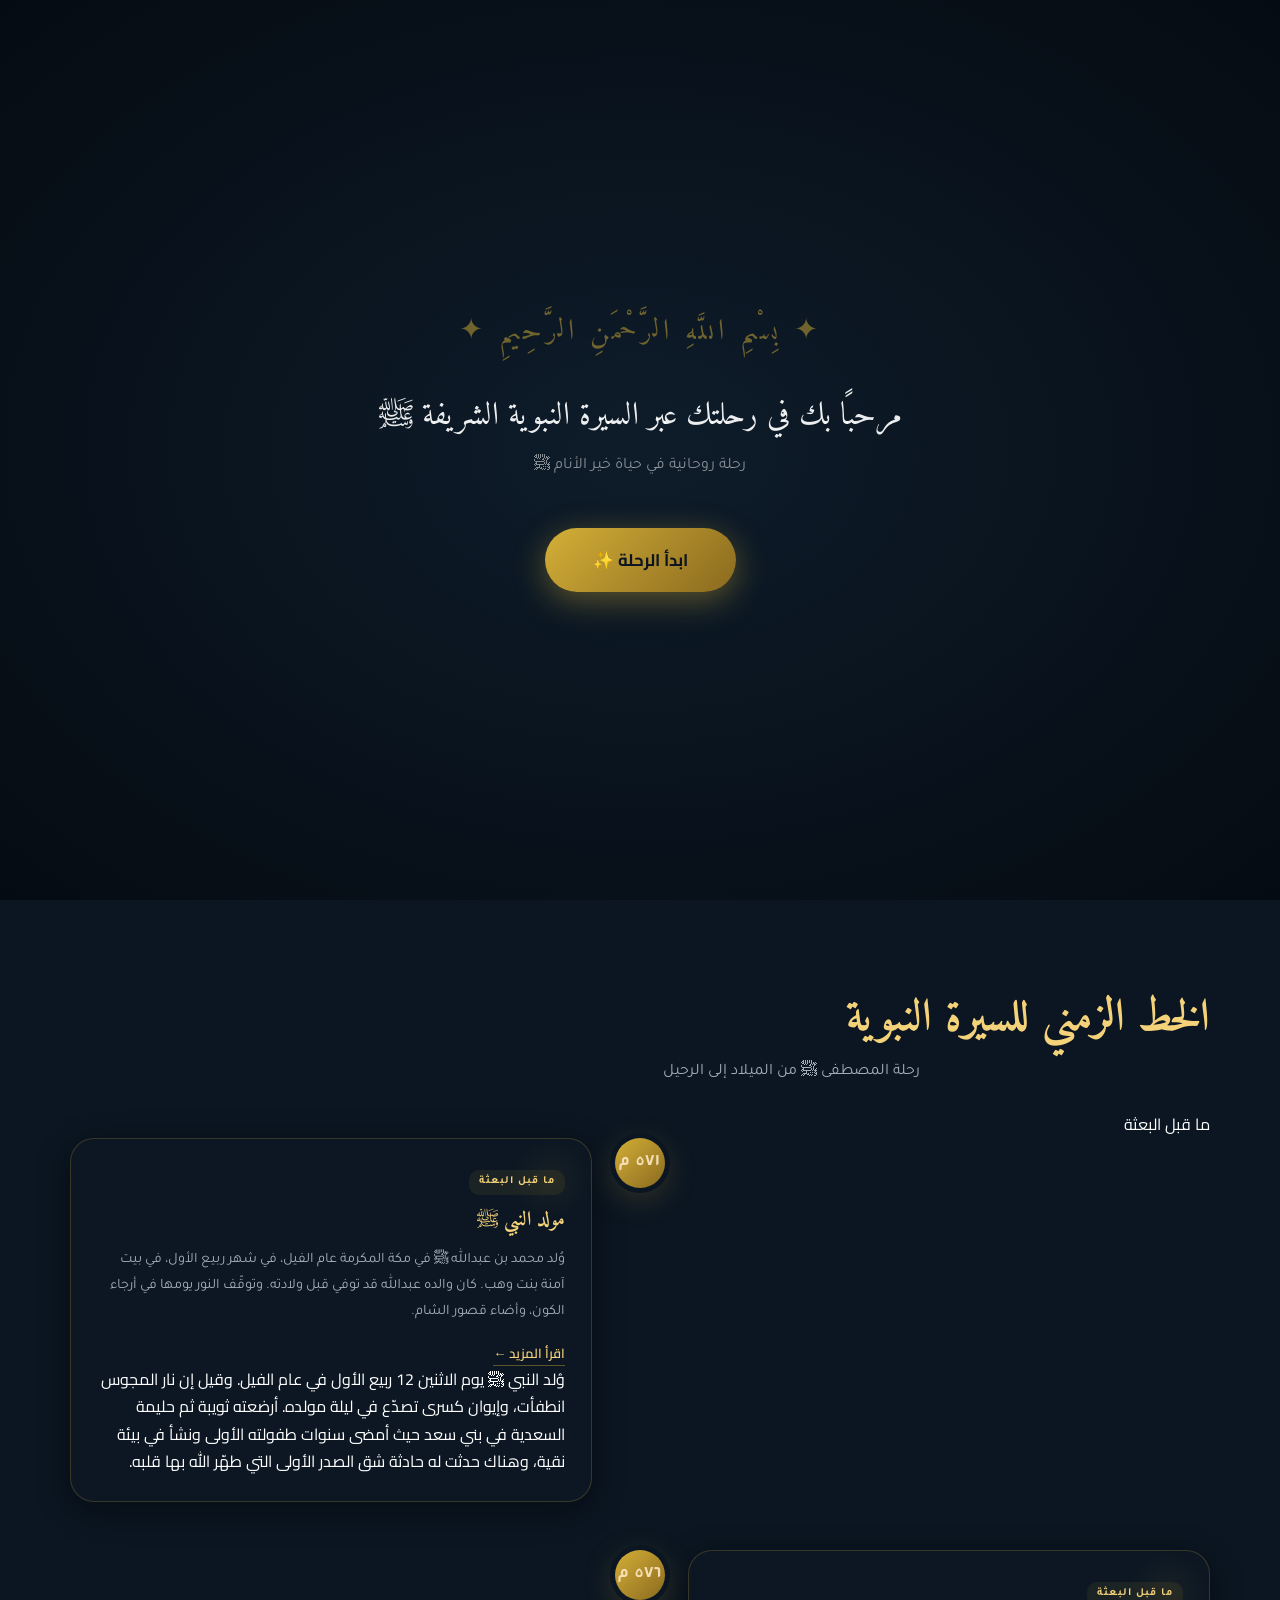
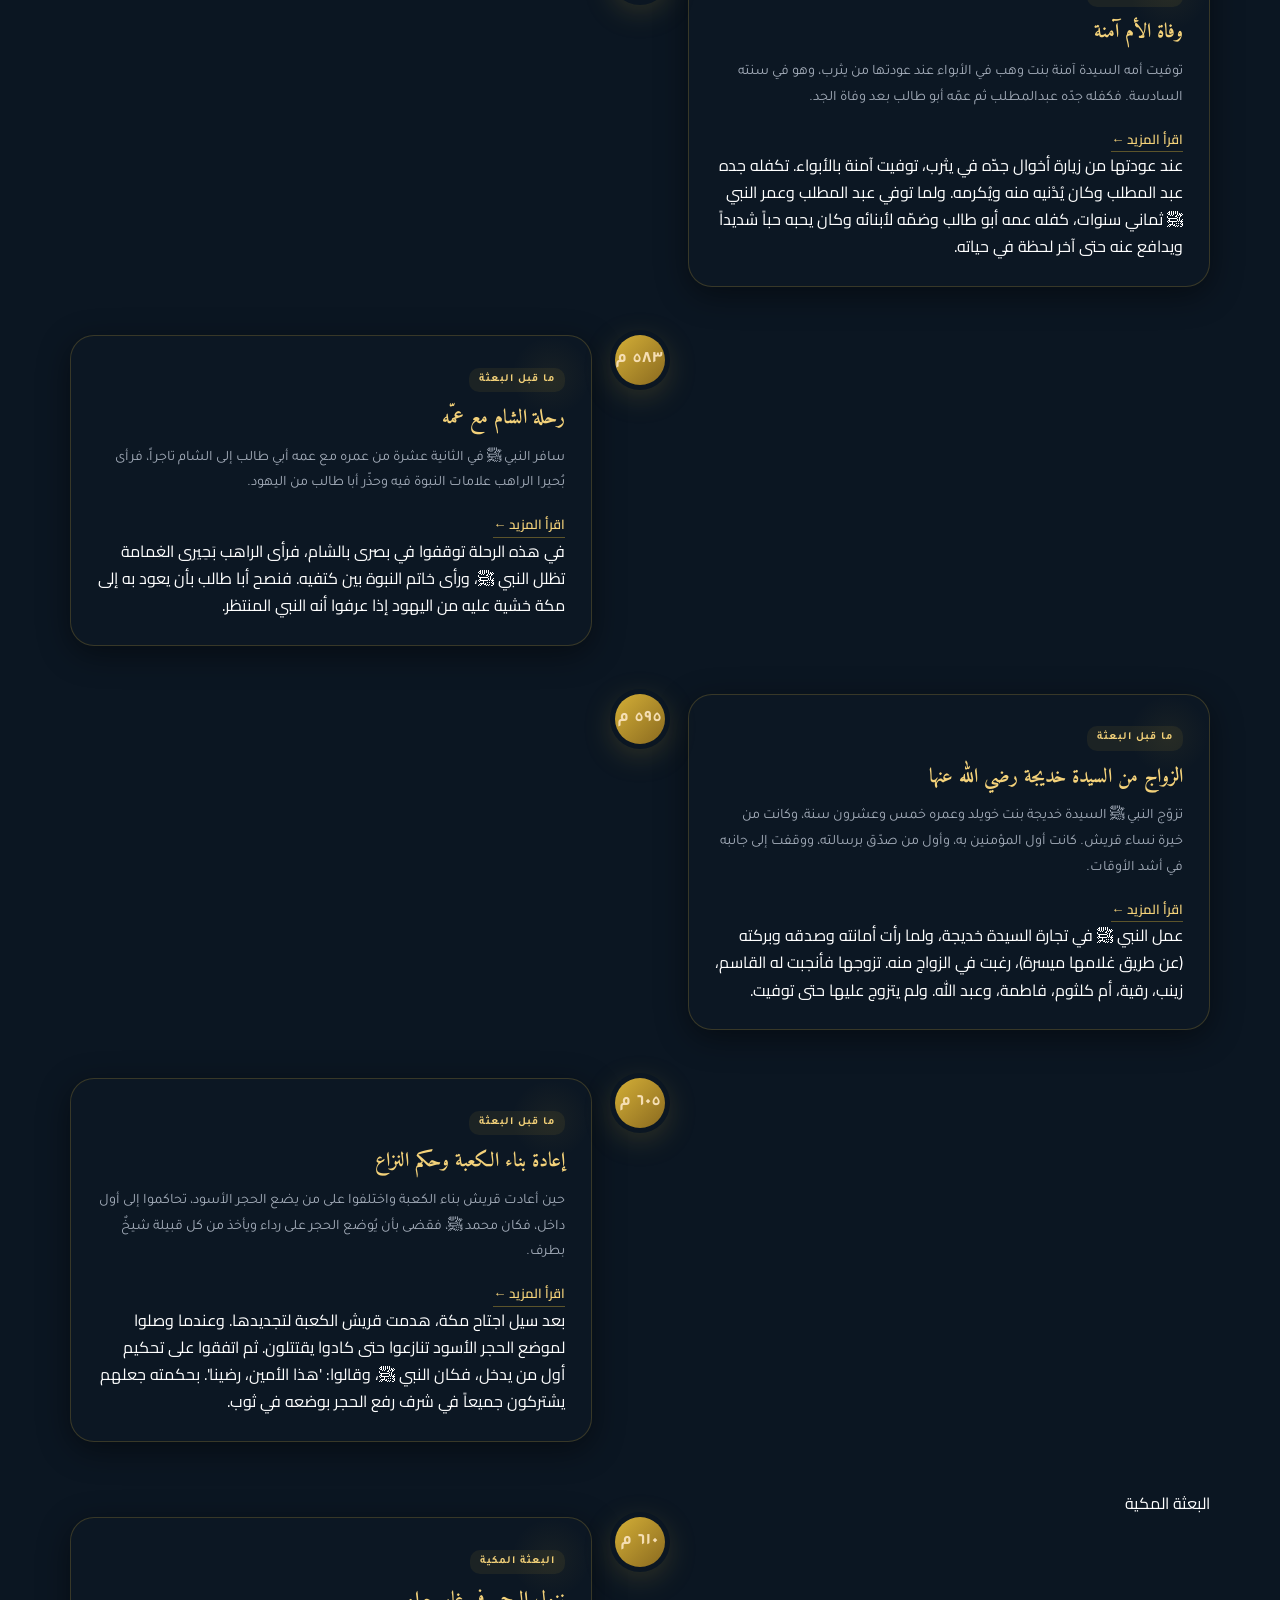
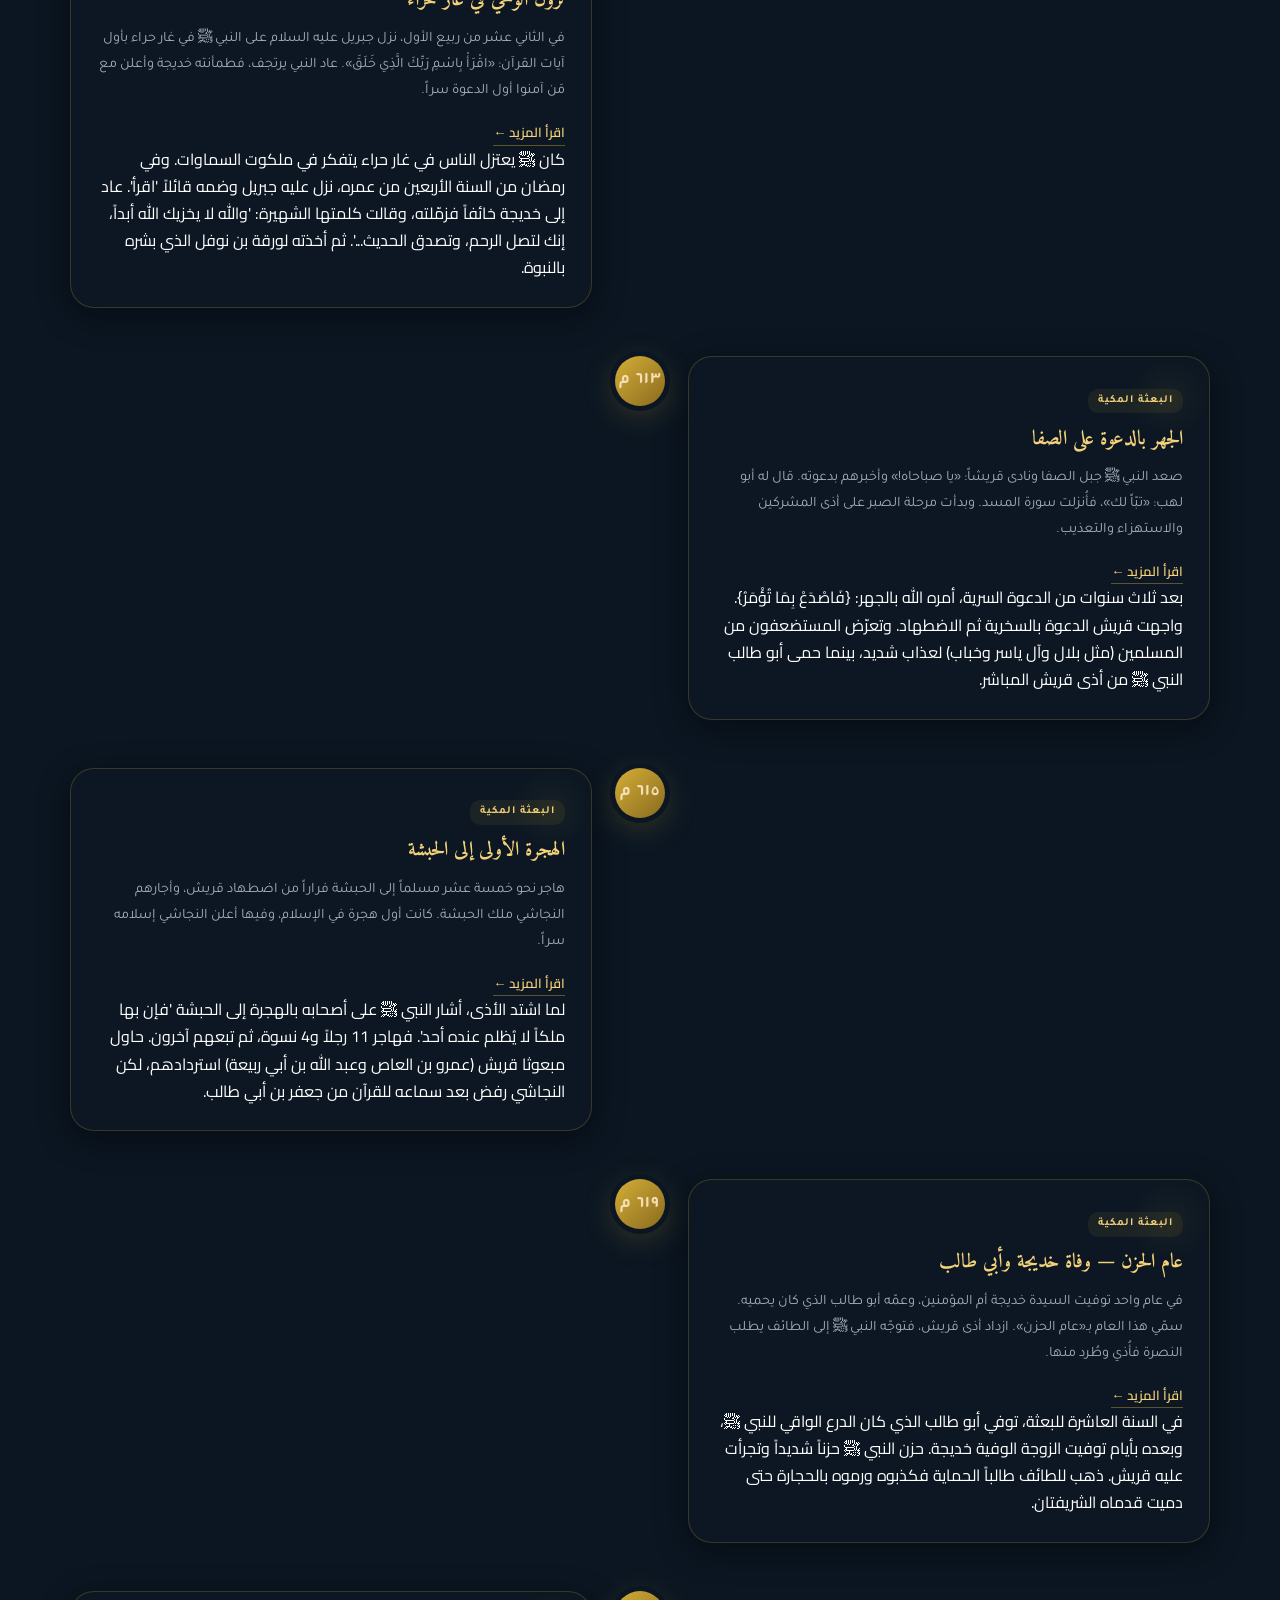
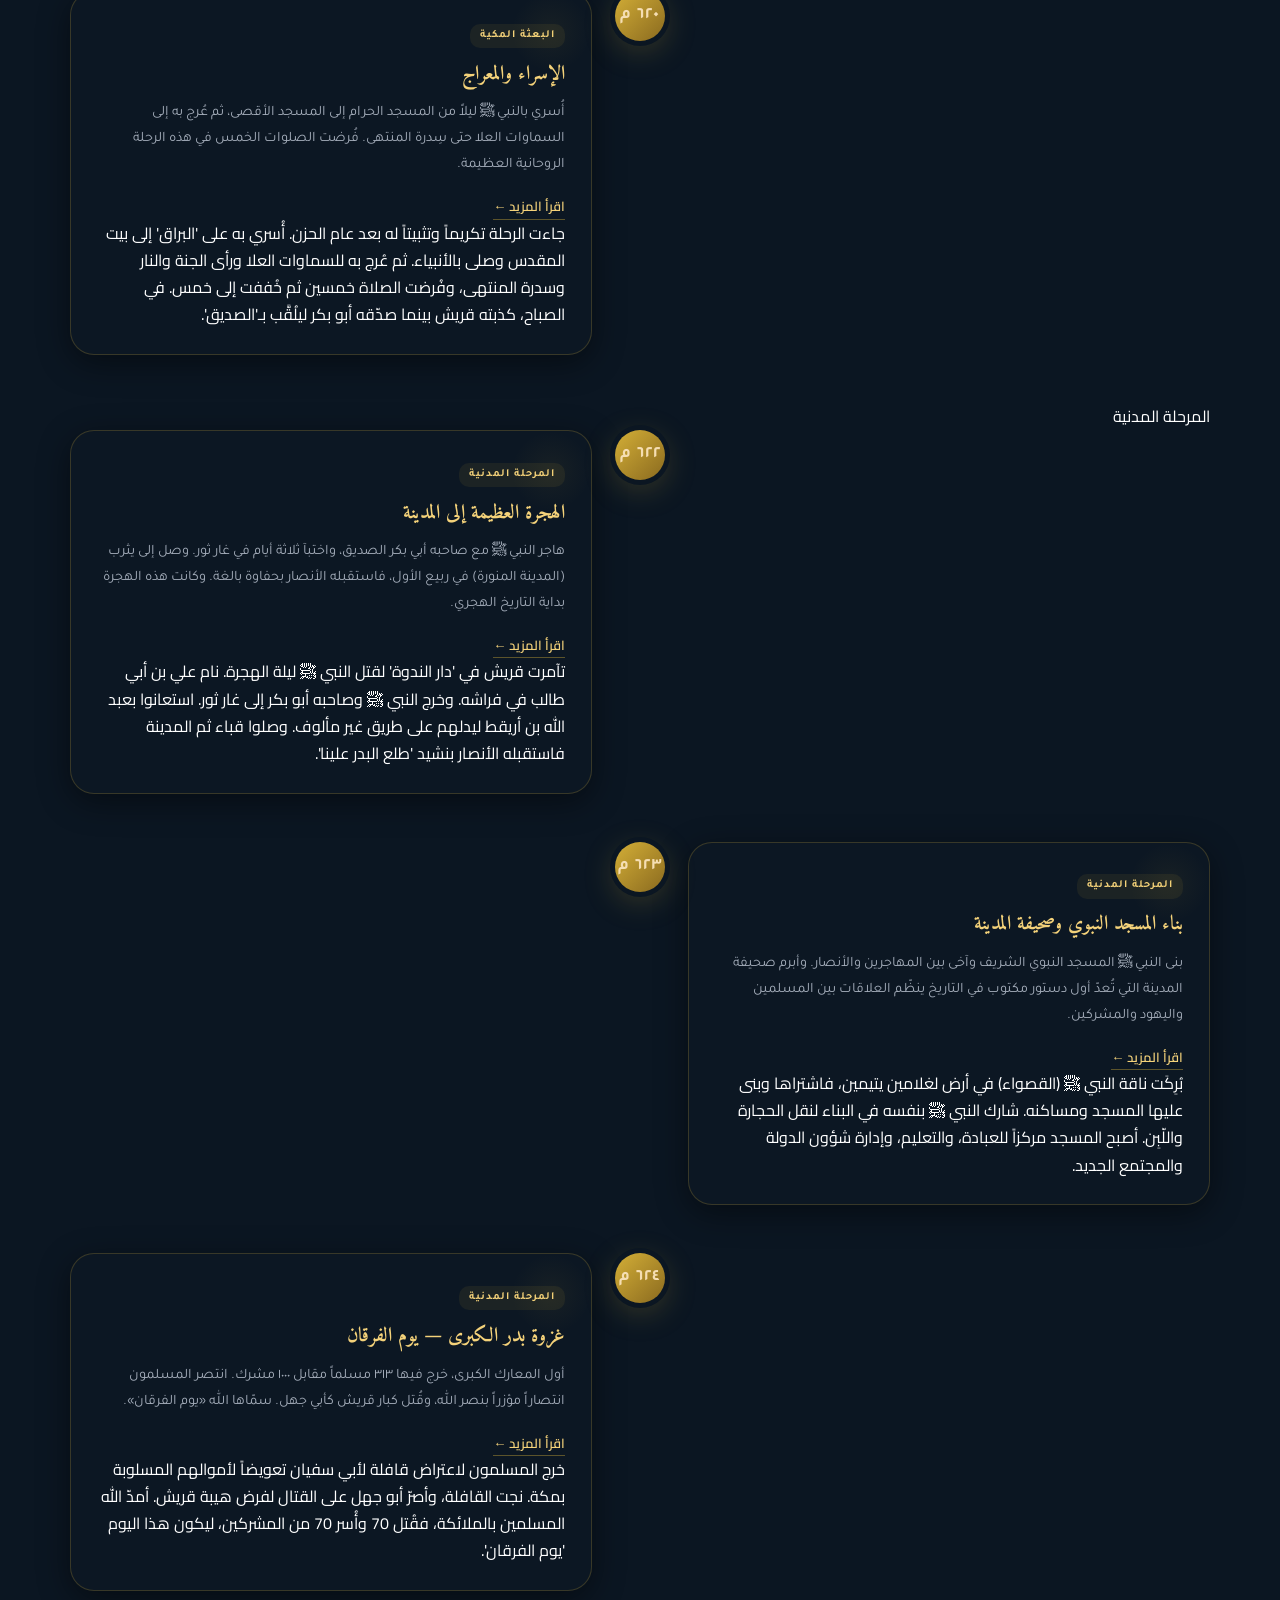
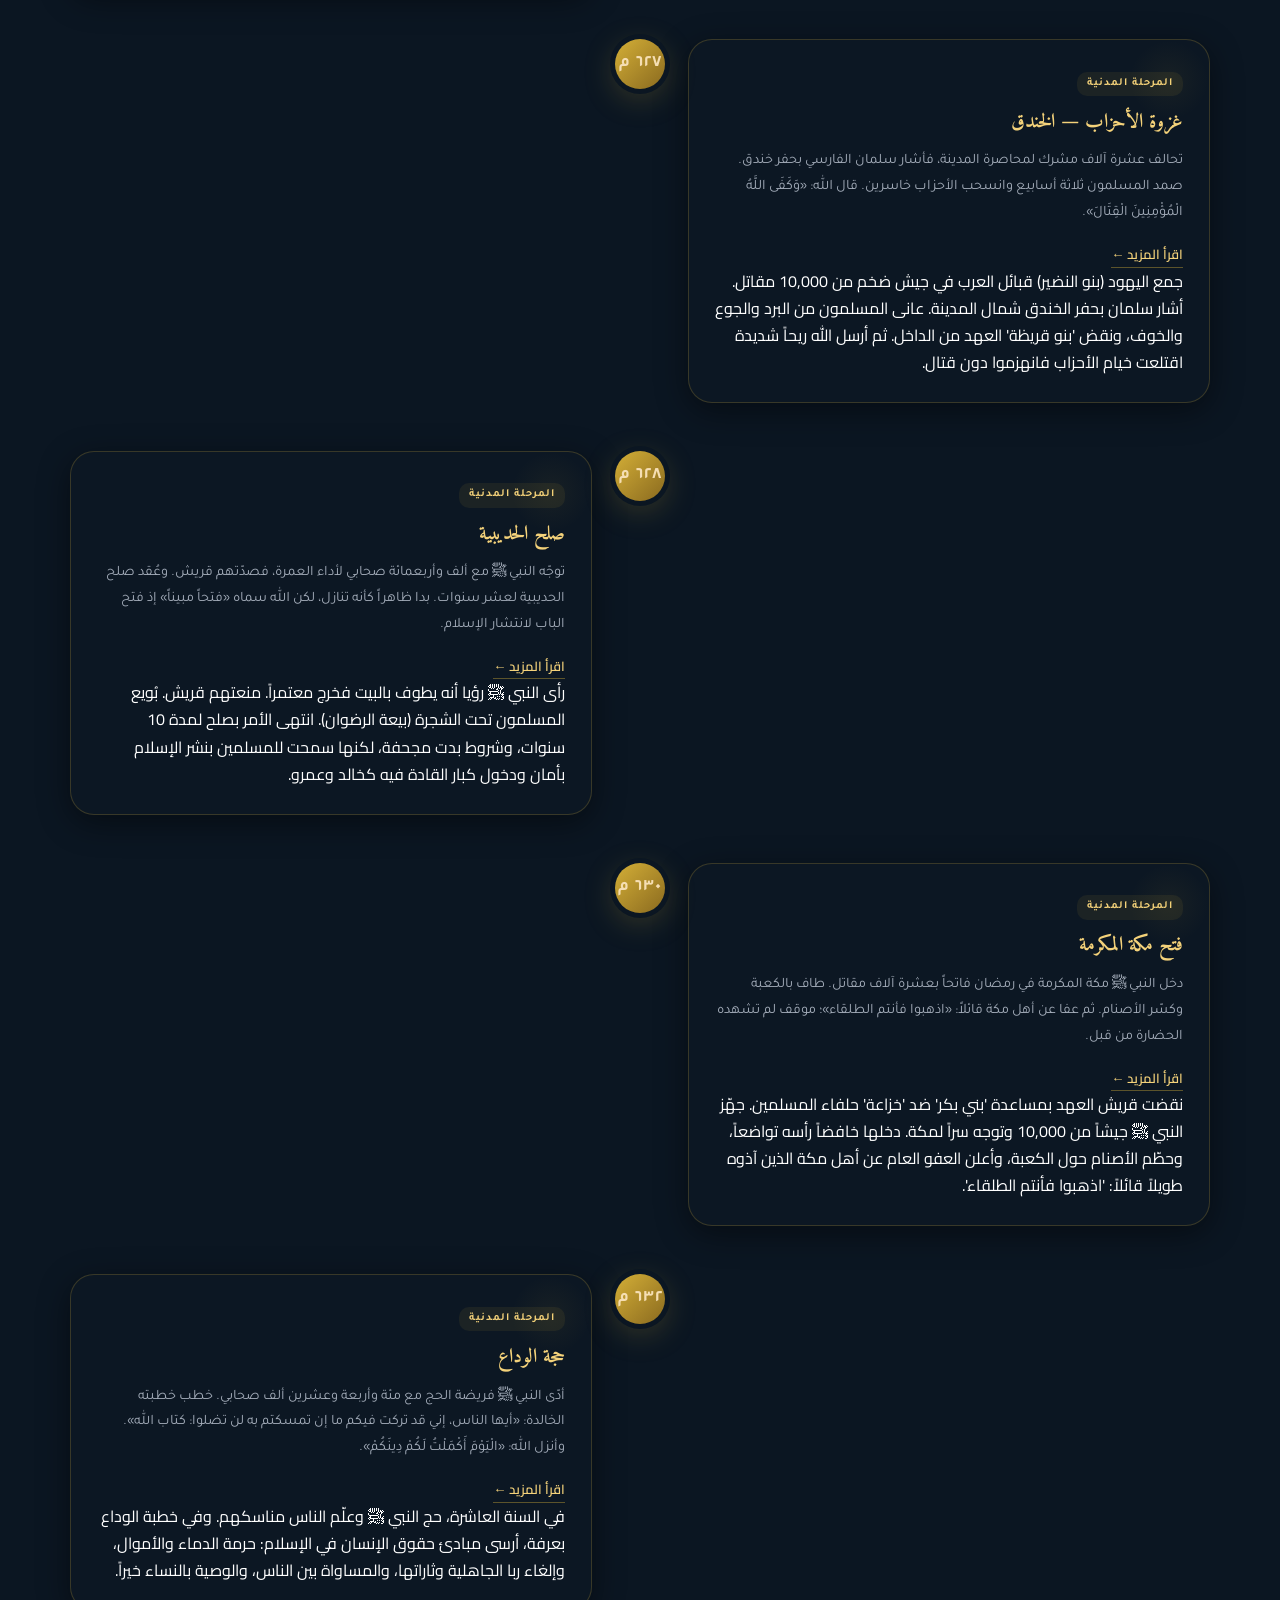
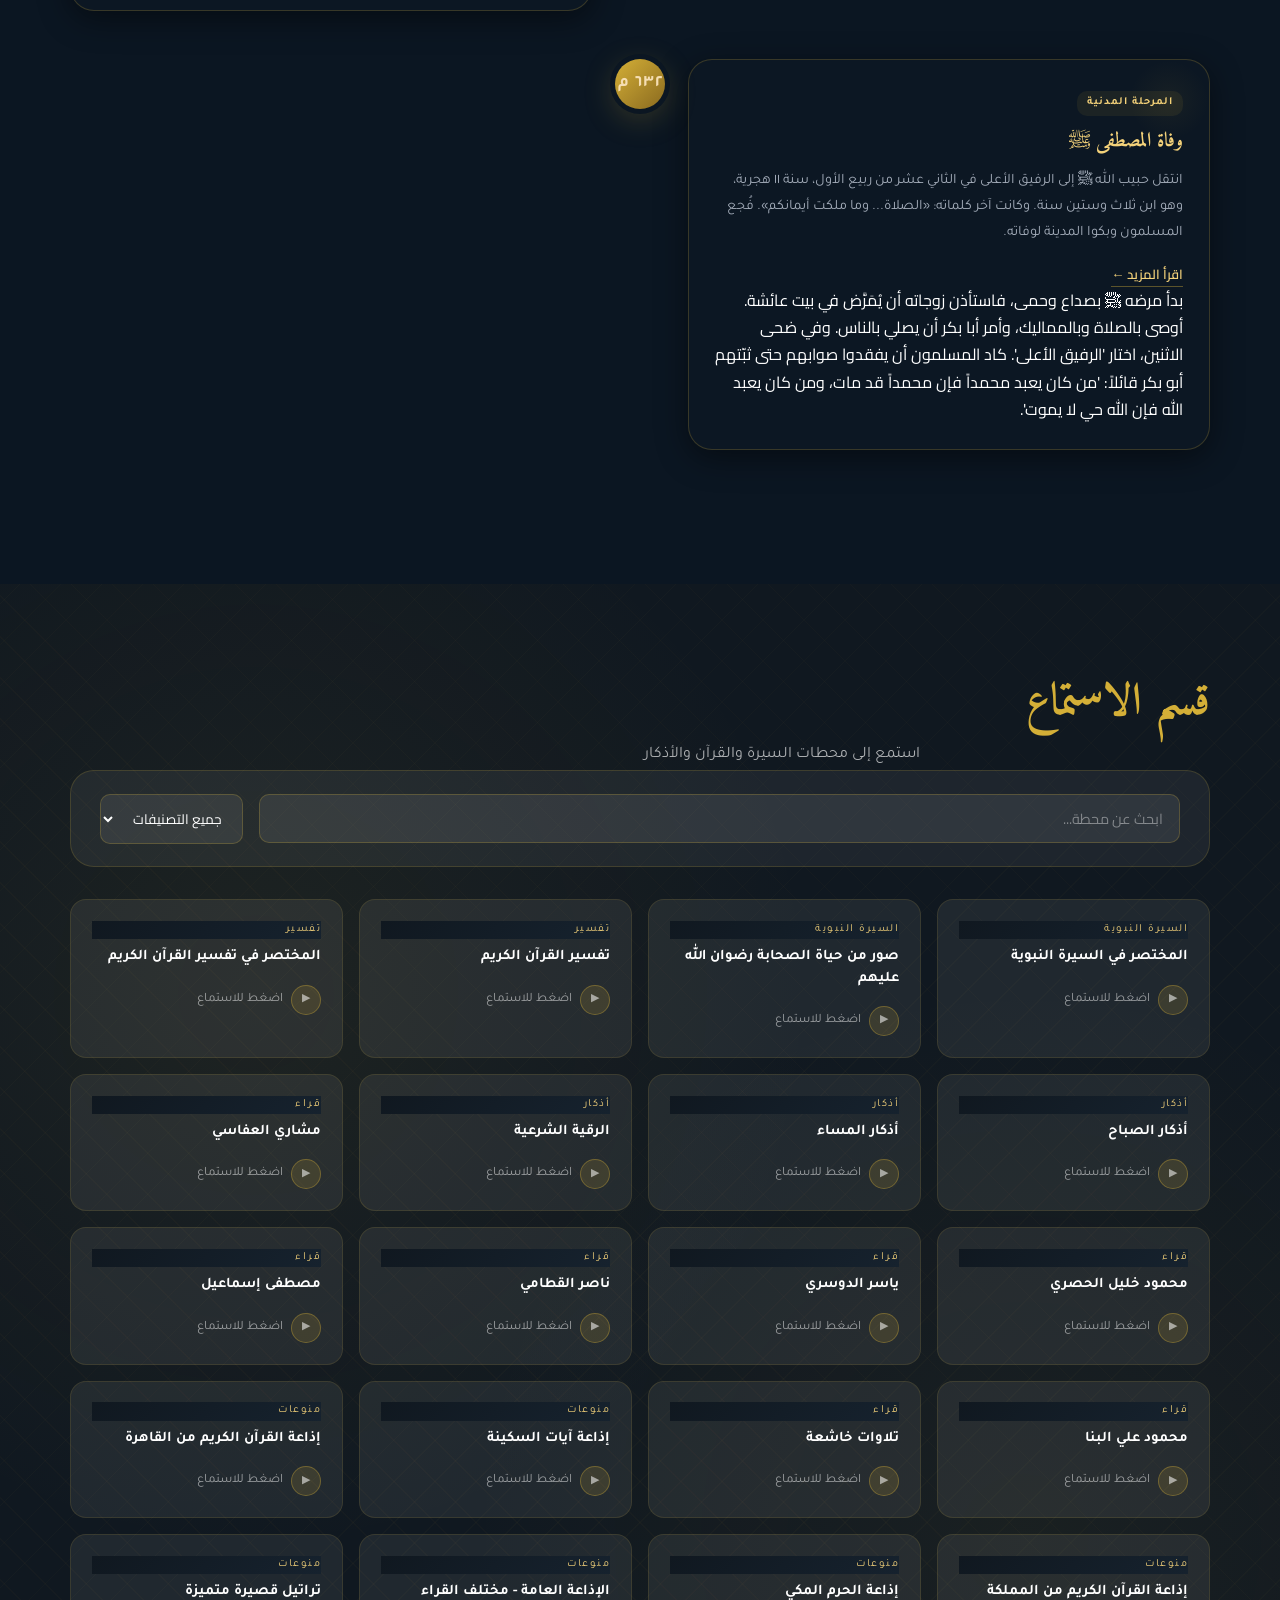
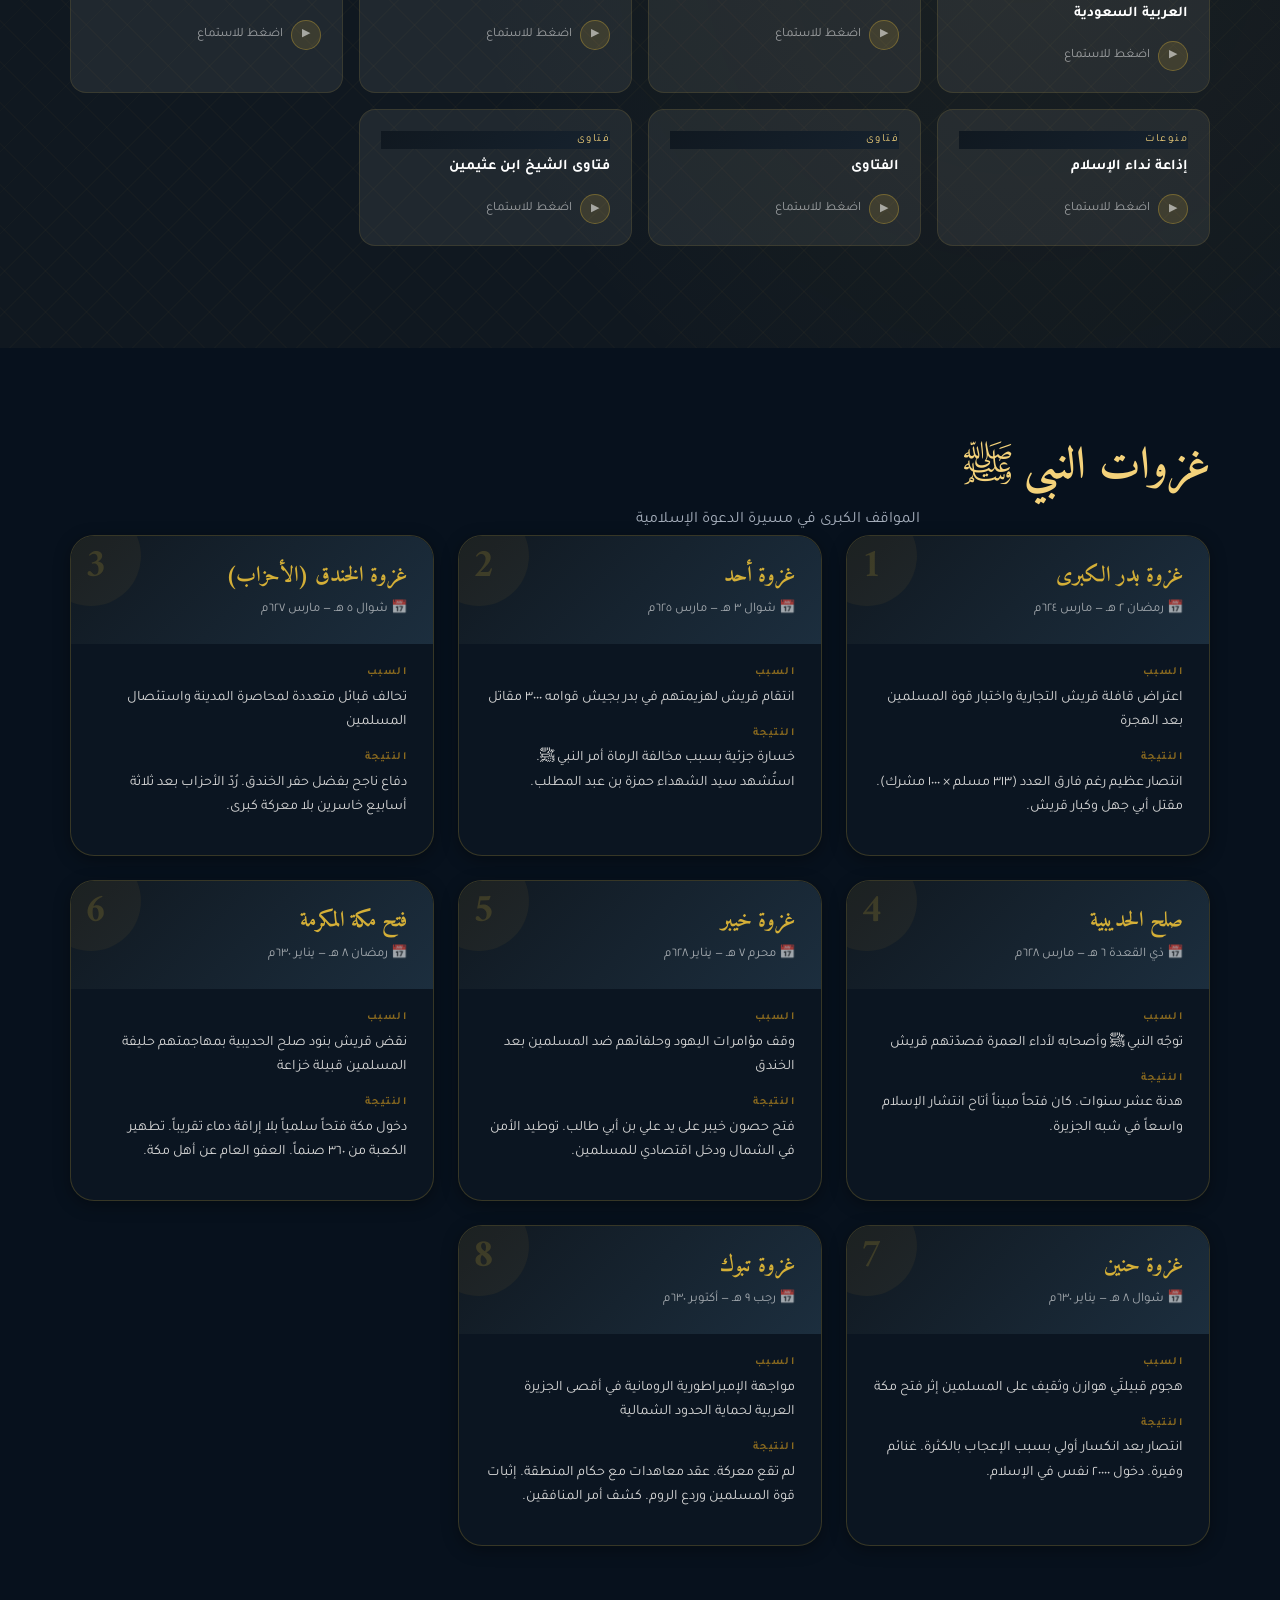
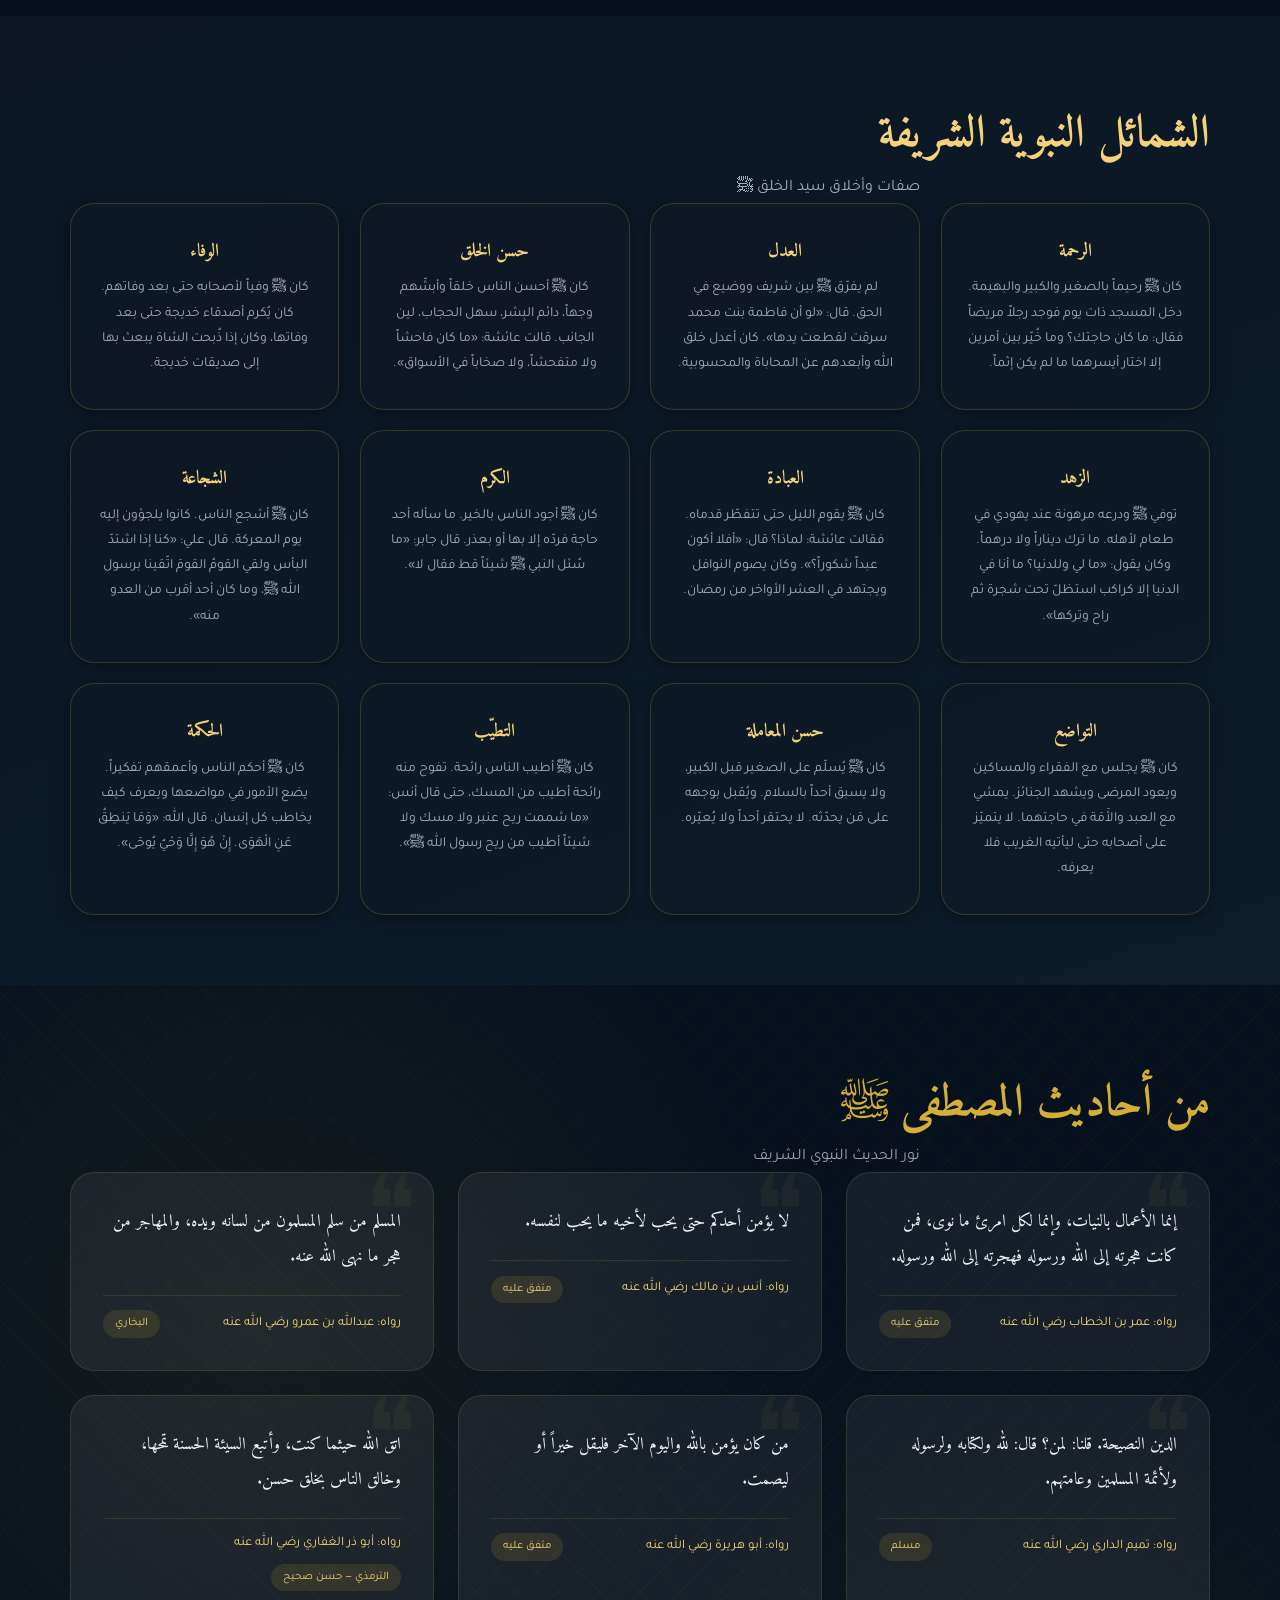
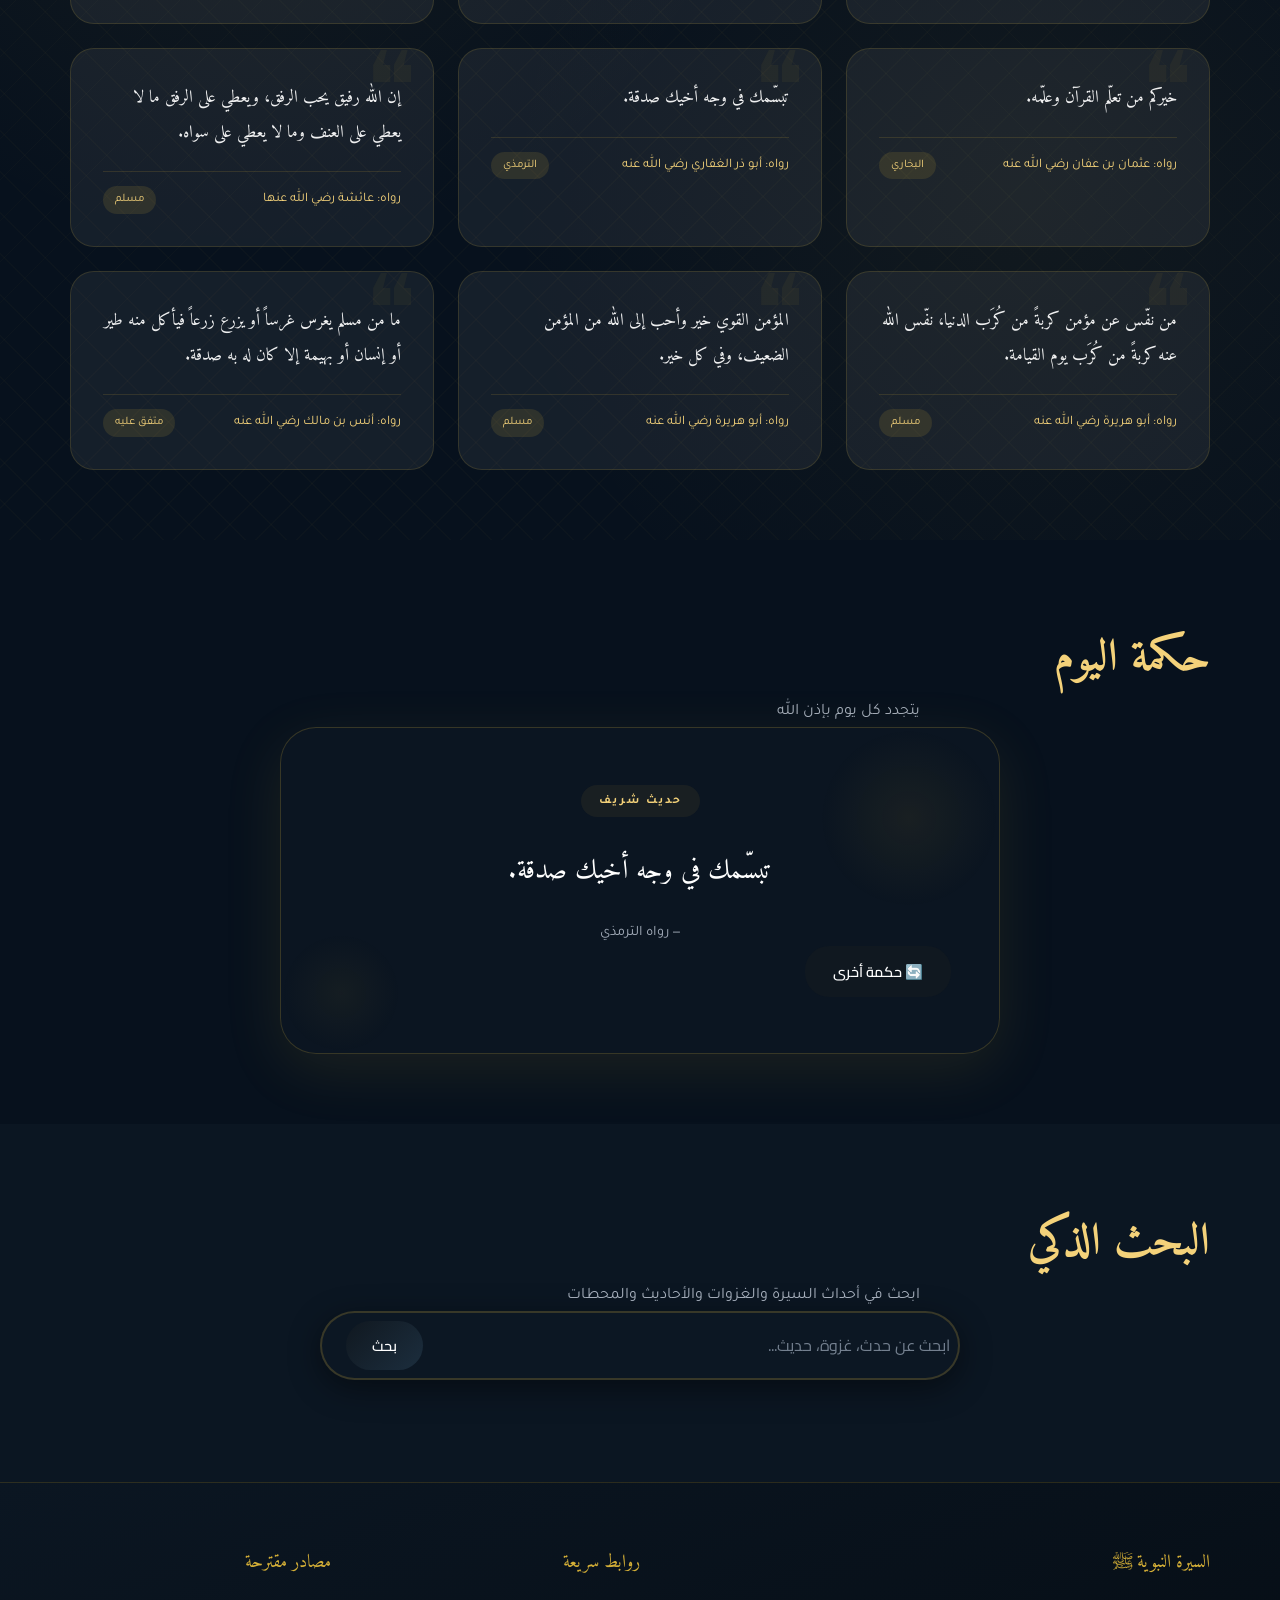
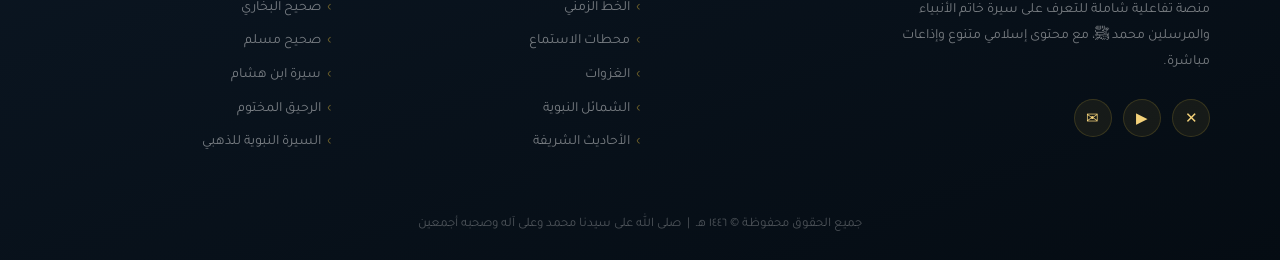
<file: السيرة_النبوية.html>
<!DOCTYPE html>
<html lang="ar" dir="rtl">
<head>
<meta charset="UTF-8">
<meta name="viewport" content="width=device-width, initial-scale=1.0">
<title>السيرة النبوية الشريفة ﷺ</title>
<meta name="description" content="منصة تفاعلية شاملة للتعرف على سيرة خاتم الأنبياء والمرسلين محمد ﷺ">
<link href="https://fonts.googleapis.com/css2?family=Cairo:wght@300;400;600;700;900&family=Amiri:wght@400;700&family=Tajawal:wght@300;400;500;700&display=swap" rel="stylesheet">
<link rel="stylesheet" href="style.css">
</head>
<body>

<!-- Welcome Overlay -->
<div class="welcome-overlay" id="welcomeOverlay">
  <div class="welcome-ornament">✦ بِسْمِ اللَّهِ الرَّحْمَنِ الرَّحِيمِ ✦</div>
  <div class="welcome-text" id="welcomeTyping"></div>
  <div class="welcome-sub">رحلة روحانية في حياة خير الأنام ﷺ</div>
  <button class="welcome-btn" id="welcomeBtn" onclick="closeWelcome()">ابدأ الرحلة ✨</button>
</div>

<!-- Navigation -->
<nav>
  <div class="nav-logo">السيرة النبوية ﷺ</div>
  <div class="nav-links" id="navLinks">
    <a onclick="goTo('hero')">الرئيسية</a>
    <a onclick="goTo('timeline')">الخط الزمني</a>
    <a onclick="goTo('listen')">الاستماع</a>
    <a onclick="goTo('ghazawat')">الغزوات</a>
    <a onclick="goTo('shamail')">الشمائل</a>
    <a onclick="goTo('hadith')">الأحاديث</a>
    <a onclick="goTo('daily')">حكمة اليوم</a>
    <a onclick="goTo('search-sec')">البحث</a>
  </div>
  <div class="nav-toggle" onclick="toggleNav()">
    <span></span><span></span><span></span>
  </div>
</nav>

<!-- HERO -->
<section id="hero">
  <div class="hero-bg">
    <svg class="hero-ornament" style="top:8%;right:4%;width:180px;height:180px;" viewBox="0 0 180 180" xmlns="http://www.w3.org/2000/svg">
      <polygon points="90,8 108,52 156,52 120,80 134,124 90,97 46,124 60,80 24,52 72,52" fill="rgba(212,175,55,0.12)" stroke="rgba(212,175,55,0.35)" stroke-width="1"/>
      <circle cx="90" cy="90" r="55" fill="none" stroke="rgba(212,175,55,0.15)" stroke-width="1"/>
      <circle cx="90" cy="90" r="36" fill="none" stroke="rgba(212,175,55,0.1)" stroke-width="1" stroke-dasharray="4,4"/>
    </svg>
    <svg class="hero-ornament" style="bottom:12%;left:4%;width:140px;height:140px;opacity:0.05;" viewBox="0 0 140 140" xmlns="http://www.w3.org/2000/svg">
      <polygon points="70,5 84,44 126,44 93,68 105,107 70,83 35,107 47,68 14,44 56,44" fill="rgba(212,175,55,0.2)" stroke="rgba(212,175,55,0.4)" stroke-width="1"/>
    </svg>
  </div>
  <div class="hero-content">
    <div class="hero-badge">◆ نور النبوة ◆</div>
    <h1 class="hero-title">
      السيرة النبوية<br><span class="gold">نور يهدي القلوب</span>
    </h1>
    <p class="hero-sub">رحلة تفاعلية في حياة رسول الله ﷺ منذ الميلاد وحتى الرحيل، تعمّق في أحداثها واستمع إلى البيان الشريف</p>
    <div class="hero-btns">
      <button class="btn-primary" onclick="goTo('timeline')">⬇ ابدأ الرحلة</button>
      <button class="btn-secondary" onclick="goTo('listen')">🎙 استمع للسيرة</button>
    </div>
  </div>
  <div class="scroll-hint">↓ مرر للأسفل</div>
</section>

<!-- TIMELINE -->
<section id="timeline">
  <div class="container">
    <h2 class="section-title">الخط الزمني للسيرة النبوية</h2>
    <div class="gold-line"></div>
    <p class="section-sub">رحلة المصطفى ﷺ من الميلاد إلى الرحيل</p>
    <div class="timeline-wrap" id="timelineWrap"></div>
  </div>
</section>

<!-- LISTEN -->
<section id="listen" class="pattern-bg">
  <div class="container">
    <h2 class="section-title">قسم الاستماع</h2>
    <div class="gold-line"></div>
    <p class="section-sub">استمع إلى محطات السيرة والقرآن والأذكار</p>
    <div class="listen-controls">
      <input class="search-box" id="stationSearch" placeholder="ابحث عن محطة..." oninput="filterStations()">
      <select class="filter-select" id="catFilter" onchange="filterStations()">
        <option value="">جميع التصنيفات</option>
      </select>
    </div>
    <div class="stations-grid" id="stationsGrid"></div>
    <div class="now-playing" id="nowPlaying" style="display:none;">
      <div class="np-info">
        <div class="np-label">يُشغَّل الآن</div>
        <div class="np-name" id="npName">—</div>
      </div>
      <div class="np-controls">
        <button class="np-btn main" id="playPauseBtn" onclick="togglePlay()">▶</button>
        <button class="np-btn" onclick="stopAudio()" title="إيقاف">■</button>
      </div>
      <div class="np-vol">
        <span>🔊</span>
        <input type="range" class="vol-slider" min="0" max="100" value="80" oninput="setVolume(this.value)">
      </div>
    </div>
    <audio id="audioPlayer" onplay="onAudioPlay()" onpause="onAudioPause()"></audio>
  </div>
</section>

<!-- GHAZAWAT -->
<section id="ghazawat">
  <div class="container">
    <h2 class="section-title">غزوات النبي ﷺ</h2>
    <div class="gold-line"></div>
    <p class="section-sub">المواقف الكبرى في مسيرة الدعوة الإسلامية</p>
    <div class="ghazawat-grid" id="ghazawatGrid"></div>
  </div>
</section>

<!-- SHAMAIL -->
<section id="shamail">
  <div class="container">
    <h2 class="section-title">الشمائل النبوية الشريفة</h2>
    <div class="gold-line"></div>
    <p class="section-sub">صفات وأخلاق سيد الخلق ﷺ</p>
    <div class="shamail-grid" id="shamailGrid"></div>
  </div>
</section>

<!-- HADITH -->
<section id="hadith" class="pattern-bg">
  <div class="container">
    <h2 class="section-title">من أحاديث المصطفى ﷺ</h2>
    <div class="gold-line"></div>
    <p class="section-sub">نور الحديث النبوي الشريف</p>
    <div class="hadith-grid" id="hadithGrid"></div>
  </div>
</section>

<!-- DAILY -->
<section id="daily">
  <div class="container">
    <h2 class="section-title">حكمة اليوم</h2>
    <div class="gold-line"></div>
    <p class="section-sub">يتجدد كل يوم بإذن الله</p>
    <div class="daily-card">
      <div class="daily-type" id="dailyType">حديث شريف</div>
      <div class="daily-text" id="dailyText"></div>
      <div class="daily-source" id="dailySource"></div>
      <button class="daily-btn" onclick="loadDaily()">🔄 حكمة أخرى</button>
    </div>
  </div>
</section>

<!-- SEARCH -->
<section id="search-sec">
  <div class="container">
    <h2 class="section-title">البحث الذكي</h2>
    <div class="gold-line"></div>
    <p class="section-sub">ابحث في أحداث السيرة والغزوات والأحاديث والمحطات</p>
    <div class="search-big">
      <input type="text" id="mainSearch" placeholder="ابحث عن حدث، غزوة، حديث..." oninput="doSearch(this.value)">
      <button onclick="doSearch(document.getElementById('mainSearch').value)">بحث</button>
    </div>
    <div class="search-results" id="searchResults"></div>
  </div>
</section>

<!-- FOOTER -->
<footer>
  <div class="container">
    <div class="footer-grid">
      <div>
        <div class="footer-title">السيرة النبوية ﷺ</div>
        <p class="footer-about">منصة تفاعلية شاملة للتعرف على سيرة خاتم الأنبياء والمرسلين محمد ﷺ، مع محتوى إسلامي متنوع وإذاعات مباشرة.</p>
        <div class="footer-social">
          <a title="تويتر">✕</a>
          <a title="يوتيوب">▶</a>
          <a title="تيليغرام">✉</a>
        </div>
      </div>
      <div>
        <div class="footer-title">روابط سريعة</div>
        <ul class="footer-links">
          <li><a onclick="goTo('timeline')">الخط الزمني</a></li>
          <li><a onclick="goTo('listen')">محطات الاستماع</a></li>
          <li><a onclick="goTo('ghazawat')">الغزوات</a></li>
          <li><a onclick="goTo('shamail')">الشمائل النبوية</a></li>
          <li><a onclick="goTo('hadith')">الأحاديث الشريفة</a></li>
        </ul>
      </div>
      <div>
        <div class="footer-title">مصادر مقترحة</div>
        <ul class="footer-links">
          <li><a>صحيح البخاري</a></li>
          <li><a>صحيح مسلم</a></li>
          <li><a>سيرة ابن هشام</a></li>
          <li><a>الرحيق المختوم</a></li>
          <li><a>السيرة النبوية للذهبي</a></li>
        </ul>
      </div>
    </div>
    <div class="footer-bottom">
      جميع الحقوق محفوظة © ١٤٤٦ هـ &nbsp;|&nbsp; صلى الله على سيدنا محمد وعلى آله وصحبه أجمعين
    </div>
  </div>
</footer>
<script src="script.js"></script>
</body>
</html>
</file>
<file: style.css>
/* ═══════════════════════════════════════════════════════════════
   السيرة النبوية الشريفة — Ultra Modern Islamic UI
   نظام التصميم الشامل
   ═══════════════════════════════════════════════════════════════ */

/* Fonts loaded via <link> in index.html to avoid duplicate requests */

/* ─── CSS Custom Properties ─────────────────────────────────── */
:root {
  /* Palette — Premium Night (Madinah Sky) */
  --gold:          #D4AF37;
  --gold-light:    #F4D27A;
  --gold-dark:     #8a6a1f;
  --gold-glow:     rgba(212,175,55,0.35);
  --emerald:       #101820;      /* dark blue accent (replaces old green) */
  --emerald-mid:   #16222e;
  --emerald-light: #1c2e3e;
  --midnight:      #07111D;
  --ivory:         #07111D;      /* main site background — deep night blue */
  --ivory-dark:    #0b1622;
  --ivory-mid:     #0e1c2a;
  --cream:         #0a1622;
  --text-dark:     #FFFFFF;
  --text-mid:      #D6D6D6;
  --text-muted:    #a4adba;
  --text-light:    #74808f;
  --card-bg:       rgba(16,26,38,0.55);
  --card-border:   rgba(212,175,55,0.22);
  --shadow-sm:     0 4px 16px rgba(0,0,0,0.35);
  --shadow-md:     0 8px 32px rgba(0,0,0,0.45);
  --shadow-lg:     0 20px 60px rgba(0,0,0,0.55);
  --shadow-gold:   0 8px 32px rgba(212,175,55,0.25);
  --glass-bg:      rgba(255,255,255,0.05);
  --glass-border:  rgba(212,175,55,0.22);
  --nav-bg:        rgba(7,17,29,0.72);
  --section-alt:   #0b1420;
  --radius-sm:     10px;
  --radius-md:     16px;
  --radius-lg:     24px;
  --radius-xl:     36px;
  --transition:    all 0.35s cubic-bezier(0.4,0,0.2,1);
}

/* Dark Mode Variables — deeper night variant */
[data-theme="dark"] {
  --ivory:         #F8F6F0;
  --ivory-dark:    #EDE8DC;
  --ivory-mid:     #E5DFD0;
  --cream:         #FAF8F2;
  --section-alt:   #F0EDE4;
  --text-dark:     #10202E;
  --text-mid:      #33454F;
  --text-muted:    #5c6b76;
  --text-light:    #8a97a1;
  --card-bg:       rgba(255,255,255,0.92);
  --card-border:   rgba(212,175,55,0.35);
  --shadow-sm:     0 4px 16px rgba(16,32,46,0.10);
  --shadow-md:     0 8px 32px rgba(16,32,46,0.14);
  --shadow-lg:     0 20px 60px rgba(16,32,46,0.18);
  --nav-bg:        rgba(248,246,240,0.85);
}

/* ─── Reset & Base ─────────────────────────────────────────── */
*, *::before, *::after {
  margin: 0; padding: 0; box-sizing: border-box;
}

html {
  scroll-behavior: smooth;
  font-size: 16px;
}

body {
  font-family: 'Cairo', 'Tajawal', sans-serif;
  background: var(--ivory);
  color: var(--text-dark);
  direction: rtl;
  overflow-x: hidden;
  transition: background 0.4s, color 0.4s;
  line-height: 1.7;
}

::selection { background: var(--gold-glow); color: var(--emerald); }

/* ─── Scrollbar ─────────────────────────────────────────────── */
::-webkit-scrollbar { width: 5px; }
::-webkit-scrollbar-track { background: var(--ivory-dark); }
::-webkit-scrollbar-thumb {
  background: linear-gradient(var(--gold), var(--gold-dark));
  border-radius: 4px;
}

/* ─── Reading Progress Bar ──────────────────────────────────── */
#reading-progress {
  position: fixed; top: 0; right: 0; left: 0; z-index: 2000;
  height: 3px;
  background: linear-gradient(90deg, var(--gold), var(--emerald-light), var(--gold));
  transform-origin: right;
  transform: scaleX(0);
  transition: transform 0.1s linear;
}

/* ─── Navigation ─────────────────────────────────────────────── */
nav {
  position: fixed; top: 0; right: 0; left: 0; z-index: 1000;
  height: 68px;
  background: rgba(7,17,29,0.72);
  -webkit-backdrop-filter: blur(20px) saturate(180%);
  backdrop-filter: blur(20px) saturate(180%);
  border-bottom: 1px solid var(--glass-border);
  padding: 0 1.5rem;
  display: flex; align-items: center; justify-content: space-between;
  transition: var(--transition);
}
nav.scrolled {
  height: 58px;
  background: var(--card-bg);
  box-shadow: 0 4px 24px rgba(0,0,0,0.4);
}

.nav-logo {
  font-family: 'Amiri', serif;
  color: var(--gold);
  font-size: 1.35rem;
  font-weight: 700;
  letter-spacing: 0.5px;
  display: flex; align-items: center; gap: 8px;
  cursor: pointer;
  white-space: nowrap;
}
.nav-logo::before {
  content: '✦';
  font-size: 0.9rem;
  opacity: 0.7;
  animation: spin-slow 8s linear infinite;
}
@keyframes spin-slow { to { transform: rotate(360deg); } }

.nav-links {
  display: flex; gap: 0; align-items: center;
}
.nav-links a {
  color: var(--gold);
  font-size: 0.82rem;
  padding: 7px 13px;
  border-radius: 20px;
  text-decoration: none;
  transition: var(--transition);
  cursor: pointer;
  font-family: 'Tajawal', sans-serif;
  font-weight: 500;
  white-space: nowrap;
}
.nav-links a:hover, .nav-links a.active {
  background: rgba(212,175,55,0.18);
  color: var(--gold-light);
}

.nav-actions {
  display: flex; align-items: center; gap: 8px;
}

.theme-toggle {
  width: 38px; height: 38px;
  border-radius: 50%;
  background: rgba(212,175,55,0.12);
  border: 1px solid rgba(212,175,55,0.25);
  color: var(--gold-light);
  cursor: pointer;
  display: flex; align-items: center; justify-content: center;
  font-size: 1rem;
  transition: var(--transition);
}
.theme-toggle:hover {
  background: rgba(212,175,55,0.25);
  transform: rotate(20deg);
}

.nav-search-btn {
  width: 38px; height: 38px;
  border-radius: 50%;
  background: rgba(212,175,55,0.12);
  border: 1px solid rgba(212,175,55,0.25);
  color: var(--gold-light);
  cursor: pointer;
  display: flex; align-items: center; justify-content: center;
  font-size: 1rem;
  transition: var(--transition);
}
.nav-search-btn:hover { background: rgba(212,175,55,0.25); }

.nav-toggle {
  display: none;
  flex-direction: column; gap: 5px;
  cursor: pointer; padding: 8px;
}
.nav-toggle span {
  width: 24px; height: 2px;
  background: var(--gold);
  border-radius: 2px;
  transition: var(--transition);
  display: block;
}
.nav-toggle.active span:nth-child(1) { transform: rotate(45deg) translate(5px, 5px); }
.nav-toggle.active span:nth-child(2) { opacity: 0; }
.nav-toggle.active span:nth-child(3) { transform: rotate(-45deg) translate(5px, -5px); }

/* ─── Welcome / Intro Overlay ────────────────────────────────── */
.welcome-overlay {
  position: fixed; inset: 0; z-index: 9999;
  background: radial-gradient(ellipse at center, #0e1c2a 0%, #050b12 100%);
  display: flex; align-items: center; justify-content: center;
  flex-direction: column; text-align: center; padding: 2rem;
  transition: opacity 1s ease, visibility 1s ease;
}
.welcome-overlay.hidden {
  opacity: 0; visibility: hidden; pointer-events: none;
}

.welcome-particles { position: absolute; inset: 0; overflow: hidden; pointer-events: none; }
.welcome-particle {
  position: absolute;
  width: 2px; height: 2px;
  background: var(--gold);
  border-radius: 50%;
  animation: float-particle linear infinite;
  opacity: 0;
}
@keyframes float-particle {
  0% { transform: translateY(100vh) scale(0); opacity: 0; }
  10% { opacity: 1; }
  90% { opacity: 0.5; }
  100% { transform: translateY(-10vh) scale(1); opacity: 0; }
}

.welcome-ornament {
  font-family: 'Amiri', serif;
  font-size: clamp(1.1rem, 3vw, 1.8rem);
  color: rgba(212,175,55,0.5);
  margin-bottom: 2rem;
  letter-spacing: 4px;
  animation: fadeInUp 1s ease 0.3s both;
}

.welcome-bismillah {
  font-family: 'Amiri', serif;
  font-size: clamp(2rem, 6vw, 4rem);
  color: var(--gold);
  margin-bottom: 1.5rem;
  line-height: 1.4;
  animation: fadeInUp 1s ease 0.6s both;
  text-shadow: 0 0 40px rgba(212,175,55,0.4);
}

.welcome-text {
  font-family: 'Amiri', serif;
  font-size: clamp(1.2rem, 3vw, 2rem);
  color: rgba(255,255,255,0.92);
  line-height: 1.7;
  margin-bottom: 0.5rem;
  min-height: 3.5rem;
}

.welcome-sub {
  color: rgba(255,255,255,0.50);
  font-family: 'Tajawal', sans-serif;
  font-size: 1rem;
  margin-bottom: 3rem;
  animation: fadeInUp 1s ease 1.5s both;
}

.welcome-btn {
  background: linear-gradient(135deg, var(--gold), var(--gold-dark));
  color: #0b1420;
  font-weight: 700;
  padding: 16px 48px;
  border-radius: 40px;
  border: none;
  cursor: pointer;
  font-size: 1.05rem;
  font-family: 'Cairo', sans-serif;
  opacity: 0;
  transform: translateY(10px);
  transition: opacity 0.6s ease, transform 0.6s ease, box-shadow 0.3s;
  box-shadow: 0 8px 32px rgba(212,175,55,0.4);
}
.welcome-btn.show { opacity: 1; transform: translateY(0); }
.welcome-btn:hover {
  box-shadow: 0 12px 48px rgba(212,175,55,0.6);
  transform: translateY(-2px);
}

/* ─── Shared Section Styles ─────────────────────────────────── */
section { padding: 90px 1.5rem 70px; }
.container { max-width: 1140px; margin: 0 auto; }

.section-header { text-align: center; margin-bottom: 3.5rem; }

.section-badge {
  display: inline-block;
  background: rgba(212,175,55,0.12);
  border: 1px solid rgba(212,175,55,0.30);
  color: var(--gold-light);
  font-size: 0.75rem;
  padding: 5px 18px;
  border-radius: 20px;
  margin-bottom: 1rem;
  font-family: 'Tajawal', sans-serif;
  font-weight: 600;
  letter-spacing: 2px;
  text-transform: uppercase;
}
[data-theme="dark"] .section-badge { color: var(--gold-dark); }

.section-title {
  font-family: 'Amiri', serif;
  font-size: clamp(1.8rem, 4vw, 2.8rem);
  color: var(--gold-light);
  margin-bottom: 0.6rem;
  font-weight: 700;
  line-height: 1.3;
}
[data-theme="dark"] .section-title { color: var(--gold-dark); }

.gold-divider {
  display: flex; align-items: center; justify-content: center;
  gap: 12px; margin: 1rem auto 1.5rem;
}
.gold-divider::before, .gold-divider::after {
  content: ''; flex: 1; max-width: 80px; height: 1px;
  background: linear-gradient(90deg, transparent, var(--gold));
}
.gold-divider::after { background: linear-gradient(90deg, var(--gold), transparent); }
.gold-divider span {
  color: var(--gold);
  font-size: 1rem;
}

.section-sub {
  color: var(--text-muted);
  font-size: 1rem;
  font-family: 'Tajawal', sans-serif;
  max-width: 560px;
  margin: 0 auto;
  line-height: 1.8;
}

/* ─── Hero Section ─────────────────────────────────────────── */
#hero {
  min-height: 100vh;
  display: flex; align-items: center; justify-content: center;
  text-align: center;
  position: relative;
  padding: 80px 1.5rem 60px;
  overflow: hidden;
}
.hero-bg {
  position: absolute;
  inset: 0;
  width: 100%;
  height: 100%;
  background-image: url("bg.png");
  background-size: cover;
  background-position: center;
  background-repeat: no-repeat;
  transform: scale(1.08);
  will-change: transform;
}

.hero-bg-mesh {
  position: absolute; inset: 0;
  background:
    radial-gradient(ellipse 70% 50% at 50% 40%, rgba(212,175,55,0.07) 0%, transparent 60%),
    radial-gradient(circle at 20% 80%, rgba(28,46,62,0.15) 0%, transparent 40%),
    radial-gradient(circle at 80% 20%, rgba(212,175,55,0.05) 0%, transparent 35%);
}

.hero-grid-lines {
  position: absolute; inset: 0; opacity: 0.04;
  background-image:
    linear-gradient(rgba(212,175,55,1) 1px, transparent 1px),
    linear-gradient(90deg, rgba(212,175,55,1) 1px, transparent 1px);
  background-size: 60px 60px;
}

.hero-ornament {
  position: absolute;
  opacity: 0.06;
  animation: float-ornament 8s ease-in-out infinite;
}
@keyframes float-ornament {
  0%, 100% { transform: translateY(0) rotate(0deg); }
  50% { transform: translateY(-15px) rotate(5deg); }
}

.hero-content {
  position: relative; z-index: 3;
  max-width: 780px; padding: 0 1rem;
}

.hero-badge {
  display: inline-block;
  background: rgba(212,175,55,0.12);
  border: 1px solid rgba(212,175,55,0.35);
  color: var(--gold-light);
  font-size: 0.82rem;
  padding: 8px 24px;
  border-radius: 30px;
  margin-bottom: 2rem;
  font-family: 'Tajawal', sans-serif;
  letter-spacing: 3px;
  animation: fadeInUp 0.8s ease both;
}

.hero-title {
  font-family: 'Amiri', serif;
  font-size: clamp(2.4rem, 6vw, 4.5rem);
  color: #fff;
  line-height: 1.25;
  margin-bottom: 1.5rem;
  font-weight: 700;
  animation: fadeInUp 0.8s ease 0.15s both;
}
.hero-title .gold { color: var(--gold); }
.hero-title .line2 {
  display: block;
  font-size: 0.65em;
  color: rgba(255,255,255,0.65);
  margin-top: 0.3em;
  font-family: 'Tajawal', sans-serif;
  font-weight: 300;
  letter-spacing: 1px;
}

.hero-verse {
  font-family: 'Amiri', serif;
  font-size: clamp(1.1rem, 2.5vw, 1.5rem);
  color: var(--gold-light);
  margin-bottom: 1rem;
  opacity: 0.9;
  animation: fadeInUp 0.8s ease 0.25s both;
}

.hero-sub {
  color: rgba(255,255,255,0.68);
  font-size: 1.05rem;
  line-height: 1.85;
  margin-bottom: 2.5rem;
  font-family: 'Tajawal', sans-serif;
  font-weight: 300;
  animation: fadeInUp 0.8s ease 0.35s both;
}

.hero-btns {
  display: flex; gap: 1rem; justify-content: center; flex-wrap: wrap;
  animation: fadeInUp 0.8s ease 0.45s both;
}

.btn-primary {
  background: linear-gradient(135deg, var(--gold), var(--gold-dark));
  color: #0b1420;
  font-weight: 700;
  padding: 15px 36px;
  border-radius: 36px;
  border: none;
  cursor: pointer;
  font-size: 1rem;
  font-family: 'Cairo', sans-serif;
  transition: var(--transition);
  box-shadow: 0 6px 24px rgba(212,175,55,0.4);
  display: flex; align-items: center; gap: 8px;
}
.btn-primary:hover {
  transform: translateY(-3px);
  box-shadow: 0 12px 40px rgba(212,175,55,0.55);
}

.btn-secondary {
  background: rgba(255,255,255,0.07);
  color: rgba(255,255,255,0.92);
  border: 1.5px solid rgba(255,255,255,0.25);
  padding: 15px 36px;
  border-radius: 36px;
  cursor: pointer;
  font-size: 1rem;
  font-family: 'Cairo', sans-serif;
  transition: var(--transition);
  backdrop-filter: blur(10px);
  display: flex; align-items: center; gap: 8px;
}
.btn-secondary:hover {
  background: rgba(255,255,255,0.14);
  border-color: rgba(212,175,55,0.5);
  color: var(--gold-light);
}

.hero-stats {
  display: flex; gap: 2rem; justify-content: center; flex-wrap: wrap;
  margin-top: 3rem;
  animation: fadeInUp 0.8s ease 0.6s both;
}
.hero-stat {
  text-align: center;
  background: rgba(255,255,255,0.05);
  border: 1px solid rgba(212,175,55,0.15);
  border-radius: var(--radius-md);
  padding: 1rem 1.5rem;
  backdrop-filter: blur(10px);
}
.hero-stat-num {
  font-family: 'Amiri', serif;
  font-size: 2rem;
  color: var(--gold);
  font-weight: 700;
  line-height: 1;
}
.hero-stat-label {
  font-size: 0.78rem;
  color: rgba(255,255,255,0.55);
  font-family: 'Tajawal', sans-serif;
  margin-top: 4px;
}

.scroll-indicator {
  position: absolute; bottom: 32px; left: 50%;
  transform: translateX(-50%);
  display: flex; flex-direction: column; align-items: center; gap: 6px;
  color: rgba(255,255,255,0.35);
  font-size: 0.72rem;
  font-family: 'Tajawal', sans-serif;
  animation: bounce-indicator 2.5s ease-in-out infinite;
  cursor: pointer;
  z-index: 3;
}
.scroll-indicator svg { width: 20px; opacity: 0.5; }
@keyframes bounce-indicator {
  0%, 100% { transform: translateX(-50%) translateY(0); }
  50% { transform: translateX(-50%) translateY(10px); }
}

/* ─── Pattern Background (dark sections) ────────────────────── */
.pattern-bg {
  background-color: var(--ivory);
  position: relative;
}
.pattern-bg::before {
  content: '';
  position: absolute; inset: 0; pointer-events: none;
  background-image:
    radial-gradient(circle at 20% 30%, rgba(212,175,55,0.07) 0%, transparent 40%),
    radial-gradient(circle at 80% 70%, rgba(212,175,55,0.05) 0%, transparent 40%),
    repeating-linear-gradient(45deg, transparent, transparent 28px, rgba(212,175,55,0.025) 28px, rgba(212,175,55,0.025) 29px),
    repeating-linear-gradient(-45deg, transparent, transparent 28px, rgba(212,175,55,0.025) 28px, rgba(212,175,55,0.025) 29px);
}
.pattern-bg .container { position: relative; z-index: 1; }

/* ─── Timeline Section ─────────────────────────────────────── */
#timeline { background: var(--ivory-dark); transition: background 0.4s; }
[data-theme="dark"] #timeline { background: var(--ivory-dark); }

.timeline-wrap { position: relative; padding: 1.5rem 0 1rem; }
.timeline-line {
  position: absolute;
  right: 50%; top: 0; bottom: 0;
  width: 2px;
  background: linear-gradient(to bottom, transparent, var(--gold) 15%, var(--gold) 85%, transparent);
  transform: translateX(50%);
}

.tl-item {
  display: flex;
  gap: 2.5rem;
  margin-bottom: 3rem;
  align-items: flex-start;
  position: relative;
  opacity: 0;
  transform: translateY(30px);
  transition: opacity 0.7s ease, transform 0.7s ease;
}
.tl-item.visible { opacity: 1; transform: translateY(0); }
.tl-item:nth-child(even) { flex-direction: row-reverse; }

.tl-card {
  flex: 1;
  max-width: calc(50% - 3rem);
  background: var(--card-bg);
  border-radius: var(--radius-lg);
  padding: 1.6rem;
  border: 1px solid var(--card-border);
  box-shadow: var(--shadow-md);
  transition: var(--transition);
  cursor: pointer;
  position: relative;
  overflow: hidden;
}
.tl-card::before {
  content: '';
  position: absolute; top: 0; right: 0;
  width: 80px; height: 80px;
  background: radial-gradient(circle, rgba(212,175,55,0.06) 0%, transparent 70%);
}
.tl-card:hover {
  transform: translateY(-5px);
  box-shadow: var(--shadow-lg);
  border-color: rgba(212,175,55,0.45);
}

.tl-era {
  display: inline-block;
  background: rgba(212,175,55,0.08);
  color: var(--gold-light);
  font-size: 0.68rem;
  padding: 3px 10px;
  border-radius: 10px;
  margin-bottom: 0.6rem;
  font-family: 'Tajawal', sans-serif;
  font-weight: 600;
  letter-spacing: 1px;
}
[data-theme="dark"] .tl-era { background: rgba(212,175,55,0.16); color: var(--gold-dark); }

.tl-year {
  font-size: 0.75rem;
  color: var(--gold-dark);
  font-weight: 700;
  letter-spacing: 1px;
  margin-bottom: 0.5rem;
  font-family: 'Tajawal', sans-serif;
}

.tl-card h3 {
  font-family: 'Amiri', serif;
  font-size: 1.25rem;
  color: var(--gold-light);
  margin-bottom: 0.6rem;
}
[data-theme="dark"] .tl-card h3 { color: var(--gold-dark); }

.tl-card p {
  font-size: 0.9rem;
  color: var(--text-muted);
  line-height: 1.8;
  font-family: 'Tajawal', sans-serif;
}

.tl-more {
  display: inline-flex; align-items: center; gap: 4px;
  margin-top: 1rem;
  color: var(--gold-light);
  font-size: 0.82rem;
  font-weight: 600;
  border-bottom: 1px solid rgba(212,175,55,0.4);
  padding-bottom: 1px;
  transition: var(--transition);
}
.tl-more:hover { color: var(--gold); }

.tl-dot {
  position: absolute; right: 50%;
  transform: translateX(50%);
  width: 50px; height: 50px;
  border-radius: 50%;
  background: linear-gradient(135deg, var(--gold), var(--gold-dark));
  display: flex; align-items: center; justify-content: center;
  font-size: 1.1rem;
  z-index: 2;
  box-shadow: 0 0 0 5px var(--ivory-dark), var(--shadow-gold);
  flex-shrink: 0;
  transition: var(--transition);
  color: wheat;
}
.tl-dot:hover { transform: translateX(50%) scale(1.15); }

.tl-empty {
  flex: 1; max-width: calc(50% - 3rem);
  visibility: hidden;
}

/* ─── Listen / Audio Section ────────────────────────────────── */
#listen { background: var(--emerald); }
#listen .section-title { color: var(--gold); }
#listen .section-sub { color: rgba(255,255,255,0.65); }

.listen-controls {
  background: rgba(255,255,255,0.06);
  border: 1px solid rgba(212,175,55,0.18);
  border-radius: var(--radius-lg);
  padding: 1.4rem 1.8rem;
  margin-bottom: 2rem;
  display: flex; gap: 1rem; align-items: center; flex-wrap: wrap;
}

.search-box {
  flex: 1; min-width: 200px;
  background: rgba(255,255,255,0.08);
  border: 1px solid rgba(212,175,55,0.25);
  border-radius: var(--radius-sm);
  padding: 10px 16px;
  color: #fff;
  font-family: 'Cairo', sans-serif;
  font-size: 0.9rem;
  outline: none;
  transition: var(--transition);
}
.search-box::placeholder { color: rgba(255,255,255,0.40); }
.search-box:focus {
  border-color: var(--gold);
  background: rgba(255,255,255,0.12);
}

.filter-select {
  background: rgba(255,255,255,0.08);
  border: 1px solid rgba(212,175,55,0.25);
  border-radius: var(--radius-sm);
  padding: 10px 16px;
  color: #fff;
  font-family: 'Cairo', sans-serif;
  font-size: 0.85rem;
  outline: none; cursor: pointer;
  transition: var(--transition);
}
.filter-select option { background: #101820; color: #fff; }
.filter-select:focus { border-color: var(--gold); }

.stations-grid {
  display: grid;
  grid-template-columns: repeat(auto-fill, minmax(260px, 1fr));
  gap: 1rem;
  margin-bottom: 2rem;
}

.station-card {
  background: rgba(255, 246, 246, 0.07);
  border: 1px solid rgba(212,175,55,0.13);
  border-radius: var(--radius-md);
  padding: 1.3rem;
  cursor: pointer;
  transition: var(--transition);
  position: relative; overflow: hidden;
}
.station-card::after {
  content: '';
  position: absolute; inset: 0;
  background: linear-gradient(135deg, rgba(212,175,55,0.05), transparent);
  opacity: 0; transition: opacity 0.3s;
}
.station-card:hover {
  background: rgba(255,255,255,0.13);
  border-color: rgba(212,175,55,0.4);
  transform: translateY(-3px);
  box-shadow: 0 8px 24px rgba(0,0,0,0.2);
}
.station-card:hover::after { opacity: 1; }
.station-card.playing {
  background: rgba(212,175,55,0.13);
  border-color: var(--gold);
  box-shadow: 0 0 0 1px var(--gold), 0 8px 24px rgba(212,175,55,0.15);
}

.station-cat {
  background: linear-gradient(135deg, var(--emerald) 0%, var(--emerald-mid) 100%);
  font-size: 0.68rem;
  color: var(--gold-light);
  letter-spacing: 1.5px;
  text-transform: uppercase;
  margin-bottom: 0.5rem;
  font-family: 'Tajawal', sans-serif;
}

.station-name {
  color: #fff;
  font-size: 0.92rem;
  font-weight: 600;
  line-height: 1.45;
  margin-bottom: 1rem;
  font-family: 'Tajawal', sans-serif;
}

.station-play {
  display: flex; align-items: center; gap: 8px;
  color: rgba(255,255,255,0.55);
  font-size: 0.8rem;
  font-family: 'Tajawal', sans-serif;
}
.station-card.playing .station-play { color: var(--gold); }

.play-icon { 
  width: 30px; height: 30px;
  border-radius: 50%;
  background: rgba(212,175,55,0.15);
  display: flex; align-items: center; justify-content: center;
  font-size: 0.7rem;
  border: 1px solid rgba(212,175,55,0.35);
  flex-shrink: 0;
}
.station-card.playing .play-icon {
  background: var(--gold);
  color: #0b1420;
  animation: pulse-play 1.5s ease-in-out infinite;
}
@keyframes pulse-play {
  0%, 100% { box-shadow: 0 0 0 0 rgba(212,175,55,0.4); }
  50% { box-shadow: 0 0 0 8px rgba(212,175,55,0); }
}

/* Playing Wave Animation */
.wave-bars { 
  display: flex; align-items: flex-end; gap: 2px; height: 16px;
}
.wave-bar {
  width: 3px; background: var(--gold);
  border-radius: 2px;
  animation: wave-bar 0.8s ease-in-out infinite;
}
.wave-bar:nth-child(2) { animation-delay: 0.1s; }
.wave-bar:nth-child(3) { animation-delay: 0.2s; }
.wave-bar:nth-child(4) { animation-delay: 0.3s; }
@keyframes wave-bar {
  0%, 100% { height: 4px; }
  50% { height: 14px; }
}

/* ─── Mini Player (Fixed Bottom) ───────────────────────────── */
#mini-player {
  position: fixed;
  bottom: 0; right: 0; left: 0;
  z-index: 900;
  background: rgba(7, 17, 29, 0.92);
  -webkit-backdrop-filter: blur(24px) saturate(180%);
  backdrop-filter: blur(24px) saturate(180%);
  border-top: 1px solid rgba(212,175,55,0.25);
  padding: 0.9rem 1.5rem;
  display: flex; align-items: center; gap: 1.2rem;
  transform: translateY(100%);
  transition: transform 0.5s cubic-bezier(0.4,0,0.2,1);
}
#mini-player.visible { transform: translateY(0); }

.mp-artwork {
  width: 46px; height: 46px;
  border-radius: 10px;
  background: linear-gradient(135deg, var(--emerald-light), var(--emerald));
  display: flex; align-items: center; justify-content: center;
  font-size: 1.4rem;
  flex-shrink: 0;
  box-shadow: 0 4px 12px rgba(0,0,0,0.3);
}

.mp-info { flex: 1; min-width: 0; }
.mp-label {
  font-size: 0.65rem;
  color: var(--gold-light);
  letter-spacing: 1.5px;
  font-family: 'Tajawal', sans-serif;
  text-transform: uppercase;
}
.mp-name {
  color: #fff;
  font-size: 0.9rem;
  font-weight: 600;
  font-family: 'Tajawal', sans-serif;
  white-space: nowrap; overflow: hidden; text-overflow: ellipsis;
  margin-top: 2px;
}

.mp-controls {
  display: flex; align-items: center; gap: 10px;
}
.mp-btn {
  width: 40px; height: 40px;
  border-radius: 50%;
  border: 1.5px solid rgba(212,175,55,0.4);
  background: rgba(255,255,255,0.06);
  color: #fff;
  cursor: pointer;
  display: flex; align-items: center; justify-content: center;
  font-size: 0.95rem;
  transition: var(--transition);
}
.mp-btn:hover { background: rgba(212,175,55,0.2); border-color: var(--gold); }
.mp-btn.main {
  width: 48px; height: 48px;
  background: linear-gradient(135deg, var(--gold), var(--gold-dark));
  border-color: var(--gold);
  color: #0b1420;
  font-size: 1.1rem;
}
.mp-btn.main:hover { transform: scale(1.08); box-shadow: 0 4px 16px rgba(212,175,55,0.4); }

.mp-vol {
  display: flex; align-items: center; gap: 8px;
}
.mp-vol-icon { color: rgba(255,255,255,0.5); font-size: 0.9rem; }
.mp-vol-slider {
  width: 80px; height: 3px;
  -webkit-appearance: none;
  appearance: none;
  background: rgba(255,255,255,0.2);
  border-radius: 2px;
  outline: none; cursor: pointer;
}
.mp-vol-slider::-webkit-slider-thumb {
  -webkit-appearance: none;
  width: 14px; height: 14px;
  border-radius: 50%;
  background: var(--gold);
  box-shadow: 0 2px 8px rgba(212,175,55,0.5);
}

.mp-progress {
  position: absolute; top: 0; right: 0; left: 0;
  height: 2px;
  background: rgba(255,255,255,0.08);
}
.mp-progress-bar {
  height: 100%;
  background: linear-gradient(90deg, var(--gold), var(--emerald-light));
  width: 0%;
  transition: width 1s linear;
}

.mp-close {
  width: 30px; height: 30px;
  border-radius: 50%;
  border: 1px solid rgba(255,255,255,0.15);
  background: transparent;
  color: rgba(255,255,255,0.5);
  cursor: pointer;
  display: flex; align-items: center; justify-content: center;
  font-size: 0.85rem;
  transition: var(--transition);
}
.mp-close:hover { background: rgba(255,0,0,0.2); color: #fff; border-color: rgba(255,0,0,0.4); }

/* Legacy now-playing (hidden, mini player replaces) */
.now-playing { display: none !important; }

/* ─── Ghazawat Section ─────────────────────────────────────── */
#ghazawat { background: var(--ivory); transition: background 0.4s; }
[data-theme="dark"] #ghazawat { background: var(--ivory); }

.ghazawat-grid {
  display: grid;
  grid-template-columns: repeat(auto-fill, minmax(300px, 1fr));
  gap: 1.5rem;
}

.ghaz-card {
  background: var(--card-bg);
  border-radius: var(--radius-lg);
  overflow: hidden;
  border: 1px solid var(--card-border);
  box-shadow: var(--shadow-sm);
  transition: var(--transition);
  opacity: 0;
  transform: translateY(30px);
}
.ghaz-card.visible { opacity: 1; transform: translateY(0); }
.ghaz-card:hover {
  transform: translateY(-5px);
  box-shadow: var(--shadow-lg);
  border-color: rgba(212,175,55,0.4);
}

.ghaz-header {
  background: linear-gradient(135deg, var(--emerald), var(--emerald-light));
  padding: 1.4rem 1.6rem;
  position: relative; overflow: hidden;
}
.ghaz-header::after {
  content: '';
  position: absolute; top: -30px; left: -30px;
  width: 100px; height: 100px;
  border-radius: 50%;
  background: rgba(212,175,55,0.06);
}
.ghaz-num {
  position: absolute; top: 10px; left: 14px;
  font-family: 'Amiri', serif;
  font-size: 2.5rem;
  color: rgba(212,175,55,0.18);
  font-weight: 700;
  line-height: 1;
}
.ghaz-header h3 {
  font-family: 'Amiri', serif;
  color: var(--gold);
  font-size: 1.35rem;
  position: relative; z-index: 1;
  margin-bottom: 4px;
}
.ghaz-date {
  color: rgba(255,255,255,0.60);
  font-size: 0.82rem;
  font-family: 'Tajawal', sans-serif;
}
.ghaz-body { padding: 1.3rem 1.6rem; }
.ghaz-row { margin-bottom: 0.9rem; }
.ghaz-lbl {
  font-size: 0.68rem;
  color: var(--gold-dark);
  letter-spacing: 1.5px;
  font-weight: 700;
  text-transform: uppercase;
  font-family: 'Tajawal', sans-serif;
  margin-bottom: 3px;
}
.ghaz-val {
  font-size: 0.9rem;
  color: var(--text-mid);
  line-height: 1.7;
  font-family: 'Tajawal', sans-serif;
}

/* ─── Sahaba Section (New) ─────────────────────────────────── */
#sahaba { background: var(--section-alt); transition: background 0.4s; }

.sahaba-grid {
  display: grid;
  grid-template-columns: repeat(auto-fill, minmax(260px, 1fr));
  gap: 1.5rem;
}

.sahabi-card {
  background: var(--card-bg);
  border-radius: var(--radius-lg);
  overflow: hidden;
  border: 1px solid var(--card-border);
  box-shadow: var(--shadow-sm);
  transition: var(--transition);
  opacity: 0; transform: translateY(30px);
  cursor: pointer;
}
.sahabi-card.visible { opacity: 1; transform: translateY(0); }
.sahabi-card:hover {
  transform: translateY(-5px);
  box-shadow: var(--shadow-lg);
  border-color: rgba(212,175,55,0.5);
}

.sahabi-header {
  background: linear-gradient(135deg, var(--emerald) 0%, var(--emerald-mid) 100%);
  padding: 2rem 1.5rem 1.5rem;
  text-align: center;
  position: relative; overflow: hidden;
}
.sahabi-header::before {
  content: '';
  position: absolute; inset: 0;
  background: radial-gradient(circle at 50% 100%, rgba(212,175,55,0.08) 0%, transparent 60%);
}
.sahabi-avatar {
  width: 70px; height: 70px;
  border-radius: 50%;
  background: rgba(212,175,55,0.15);
  border: 2px solid rgba(212,175,55,0.4);
  display: flex; align-items: center; justify-content: center;
  margin: 0 auto 0.8rem;
  font-size: 2rem;
  position: relative; z-index: 1;
}
.sahabi-title-ar {
  font-family: 'Amiri', serif;
  color: var(--gold);
  font-size: 1.2rem;
  font-weight: 700;
  position: relative; z-index: 1;
  margin-bottom: 3px;
}
.sahabi-nickname {
  font-size: 0.78rem;
  color: rgba(255,255,255,0.55);
  font-family: 'Tajawal', sans-serif;
  position: relative; z-index: 1;
}
.sahabi-body { padding: 1.3rem 1.5rem; }
.sahabi-desc {
  font-size: 0.88rem;
  color: var(--text-muted);
  line-height: 1.8;
  font-family: 'Tajawal', sans-serif;
  margin-bottom: 1rem;
}
.sahabi-badge {
  display: inline-block;
  background: rgba(212,175,55,0.08);
  color: var(--gold-light);
  font-size: 0.72rem;
  padding: 4px 12px;
  border-radius: 20px;
  font-family: 'Tajawal', sans-serif;
  font-weight: 600;
}
[data-theme="dark"] .sahabi-badge {
  background: rgba(212,175,55,0.16);
  color: var(--gold-dark);
}

/* ─── Shamail Section ─────────────────────────────────────── */
#shamail { background: linear-gradient(160deg, var(--ivory-dark) 0%, var(--ivory-mid) 100%); transition: background 0.4s; }
[data-theme="dark"] #shamail { background: linear-gradient(160deg, var(--ivory-dark) 0%, var(--ivory-mid) 100%); }

.shamail-grid {
  display: grid;
  grid-template-columns: repeat(auto-fill, minmax(230px, 1fr));
  gap: 1.3rem;
}

.shamail-card {
  background: var(--card-bg);
  border-radius: var(--radius-lg);
  padding: 2rem 1.6rem;
  text-align: center;
  border: 1px solid var(--card-border);
  box-shadow: var(--shadow-sm);
  transition: var(--transition);
  opacity: 0; transform: translateY(30px);
  position: relative; overflow: hidden;
}
.shamail-card::after {
  content: '';
  position: absolute; bottom: 0; left: 0; right: 0;
  height: 3px;
  background: linear-gradient(90deg, transparent, var(--gold), transparent);
  transform: scaleX(0);
  transition: transform 0.4s ease;
}
.shamail-card.visible { opacity: 1; transform: translateY(0); }
.shamail-card:hover { transform: translateY(-5px); border-color: rgba(212,175,55,0.5); }
.shamail-card:hover::after { transform: scaleX(1); }

.shamail-icon {
  width: 65px; height: 65px;
  border-radius: 50%;
  background: linear-gradient(135deg, var(--emerald), var(--emerald-light));
  display: flex; align-items: center; justify-content: center;
  margin: 0 auto 1.2rem;
  font-size: 1.7rem;
  box-shadow: 0 6px 20px rgba(212,175,55,0.25);
  transition: var(--transition);
}
.shamail-card:hover .shamail-icon { transform: scale(1.1) rotate(-5deg); }

.shamail-card h3 {
  font-family: 'Amiri', serif;
  color: var(--gold-light);
  font-size: 1.15rem;
  margin-bottom: 0.6rem;
}
[data-theme="dark"] .shamail-card h3 { color: var(--gold-dark); }

.shamail-card p {
  font-size: 0.87rem;
  color: var(--text-muted);
  line-height: 1.8;
  font-family: 'Tajawal', sans-serif;
}

/* ─── Hadith Section ─────────────────────────────────────── */

#hadith .section-title { color: var(--gold); }
#hadith .section-sub { color: rgba(255,255,255,0.60); }

.hadith-grid {
  display: grid;
  grid-template-columns: repeat(auto-fill, minmax(320px, 1fr));
  gap: 1.5rem;
}

.hadith-card {
  background: rgba(255,255,255,0.06);
  border: 1px solid rgba(212,175,55,0.16);
  border-radius: var(--radius-lg);
  padding: 2rem;
  position: relative; overflow: hidden;
  transition: var(--transition);
  opacity: 0; transform: translateY(30px);
}
.hadith-card.visible { opacity: 1; transform: translateY(0); }
.hadith-card::before {
  content: '❝';
  position: absolute; top: -12px; right: 16px;
  font-size: 6rem;
  color: rgba(212,175,55,0.06);
  line-height: 1; pointer-events: none;
}
.hadith-card:hover {
  background: rgba(255,255,255,0.10);
  border-color: rgba(212,175,55,0.45);
  transform: translateY(-4px);
}

.hadith-text {
  font-family: 'Amiri', serif;
  font-size: 1.08rem;
  color: rgba(255,255,255,0.93);
  line-height: 2;
  margin-bottom: 1.3rem;
  position: relative; z-index: 1;
}

.hadith-meta {
  display: flex; justify-content: space-between; align-items: center;
  border-top: 1px solid rgba(212,175,55,0.15);
  padding-top: 0.9rem;
  flex-wrap: wrap; gap: 0.5rem;
}
.hadith-rawi {
  color: var(--gold-light);
  font-size: 0.82rem;
  font-family: 'Tajawal', sans-serif;
}
.hadith-source {
  background: rgba(212,175,55,0.13);
  color: var(--gold-light);
  font-size: 0.72rem;
  padding: 4px 12px;
  border-radius: 20px;
  font-family: 'Tajawal', sans-serif;
}

/* ─── Daily Section ─────────────────────────────────────── */
#daily { background: var(--ivory); transition: background 0.4s; }

.daily-card {
  max-width: 720px;
  margin: 0 auto;
  background: var(--card-bg);
  border-radius: var(--radius-xl);
  padding: 3.5rem 3rem;
  text-align: center;
  border: 1px solid rgba(212,175,55,0.22);
  box-shadow: 0 16px 60px rgba(212,175,55,0.10);
  position: relative; overflow: hidden;
}
.daily-card::before {
  content: '';
  position: absolute; top: 0; right: 0;
  width: 180px; height: 180px;
  background: radial-gradient(circle, rgba(212,175,55,0.07) 0%, transparent 70%);
}
.daily-card::after {
  content: '';
  position: absolute; bottom: 0; left: 0;
  width: 120px; height: 120px;
  background: radial-gradient(circle, rgba(212,175,55,0.05) 0%, transparent 70%);
}

.daily-type {
  display: inline-block;
  background: rgba(212,175,55,0.07);
  color: var(--gold-light);
  font-size: 0.75rem;
  letter-spacing: 2px;
  padding: 6px 18px;
  border-radius: 20px;
  margin-bottom: 1.8rem;
  font-family: 'Tajawal', sans-serif;
  font-weight: 700;
  position: relative; z-index: 1;
}
[data-theme="dark"] .daily-type {
  background: rgba(212,175,55,0.16);
  color: var(--gold-dark);
}

.daily-text {
  font-family: 'Amiri', serif;
  font-size: clamp(1.3rem, 3vw, 1.7rem);
  color: var(--text-dark);
  line-height: 1.9;
  margin-bottom: 1.5rem;
  position: relative; z-index: 1;
}

.daily-source {
  color: var(--text-muted);
  font-size: 0.9rem;
  font-family: 'Tajawal', sans-serif;
  position: relative; z-index: 1;
}

.daily-actions {
  display: flex; gap: 1rem; justify-content: center;
  margin-top: 2rem;
  flex-wrap: wrap;
  position: relative; z-index: 1;
}

.daily-btn {
  background: var(--emerald);
  color: #fff;
  border: none;
  padding: 12px 28px;
  border-radius: 24px;
  cursor: pointer;
  font-family: 'Cairo', sans-serif;
  font-size: 0.9rem;
  font-weight: 600;
  transition: var(--transition);
  display: flex; align-items: center; gap: 8px;
}
.daily-btn:hover {
  background: var(--emerald-light);
  transform: translateY(-2px);
  box-shadow: var(--shadow-md);
}
.daily-btn-share {
  background: rgba(212,175,55,0.12);
  color: var(--gold-dark);
  border: 1px solid rgba(212,175,55,0.3);
  padding: 12px 28px;
  border-radius: 24px;
  cursor: pointer;
  font-family: 'Cairo', sans-serif;
  font-size: 0.9rem;
  font-weight: 600;
  transition: var(--transition);
  display: flex; align-items: center; gap: 8px;
}
.daily-btn-share:hover {
  background: rgba(212,175,55,0.22);
  transform: translateY(-2px);
}

/* ─── Search Section ─────────────────────────────────────── */
#search-sec { background: var(--ivory-dark); transition: background 0.4s; }

.search-big {
  display: flex; gap: 1rem; align-items: center;
  background: var(--card-bg);
  border-radius: 50px;
  padding: 8px 8px 8px 24px;
  border: 2px solid rgba(212,175,55,0.22);
  box-shadow: var(--shadow-md);
  margin-bottom: 2rem;
  max-width: 640px;
  margin-left: auto; margin-right: auto;
  transition: var(--transition);
}
.search-big:focus-within {
  border-color: rgba(212,175,55,0.55);
  box-shadow: var(--shadow-gold);
}
.search-big input {
  flex: 1; border: none; outline: none;
  font-family: 'Cairo', sans-serif;
  font-size: 1rem;
  background: transparent;
  color: var(--text-dark);
}
.search-big input::placeholder { color: var(--text-light); }
.search-big button {
  background: linear-gradient(135deg, var(--emerald), var(--emerald-light));
  color: #fff;
  border: none;
  border-radius: 40px;
  padding: 11px 26px;
  cursor: pointer;
  font-family: 'Cairo', sans-serif;
  font-size: 0.9rem;
  font-weight: 600;
  transition: var(--transition);
}
.search-big button:hover { transform: scale(1.03); box-shadow: var(--shadow-md); }

.search-results { max-width: 720px; margin: 0 auto; }

.result-item {
  background: var(--card-bg);
  border-radius: var(--radius-md);
  padding: 1.1rem 1.5rem;
  margin-bottom: 0.9rem;
  border: 1px solid var(--card-border);
  display: flex; align-items: flex-start; gap: 14px;
  transition: var(--transition);
  animation: fadeInUp 0.4s ease both;
}
.result-item:hover { border-color: var(--gold); box-shadow: var(--shadow-sm); }

.result-type {
  background: rgba(212,175,55,0.08);
  color: var(--gold-light);
  font-size: 0.7rem;
  padding: 4px 12px;
  border-radius: 12px;
  white-space: nowrap;
  font-family: 'Tajawal', sans-serif;
  font-weight: 700;
  flex-shrink: 0;
  margin-top: 2px;
}
[data-theme="dark"] .result-type {
  background: rgba(212,175,55,0.16);
  color: var(--gold-dark);
}
.result-text {
  font-size: 0.9rem;
  color: var(--text-mid);
  line-height: 1.7;
  font-family: 'Tajawal', sans-serif;
}
.result-text mark {
  background: rgba(212,175,55,0.25);
  color: var(--gold-dark);
  border-radius: 3px;
  padding: 0 2px;
}

/* ─── Toast Notification ─────────────────────────────────── */
.toast-container {
  position: fixed;
  bottom: 90px; right: 1.5rem;
  z-index: 1100;
  display: flex; flex-direction: column; gap: 0.6rem;
  pointer-events: none;
}
.toast {
  background: rgba(7,17,29,0.96);
  border: 1px solid rgba(212,175,55,0.3);
  color: #fff;
  border-radius: var(--radius-md);
  padding: 0.8rem 1.2rem;
  font-family: 'Tajawal', sans-serif;
  font-size: 0.88rem;
  display: flex; align-items: center; gap: 10px;
  backdrop-filter: blur(12px);
  animation: slideInToast 0.4s ease, fadeOutToast 0.4s ease 2.6s forwards;
  pointer-events: auto;
  max-width: 300px;
}
.toast-icon { font-size: 1.1rem; }
@keyframes slideInToast {
  from { transform: translateX(100%); opacity: 0; }
  to   { transform: translateX(0); opacity: 1; }
}
@keyframes fadeOutToast {
  from { opacity: 1; }
  to   { opacity: 0; transform: translateX(20px); }
}

/* ─── Footer ─────────────────────────────────────────────── */
footer {
  background: linear-gradient(160deg, #0b1622 0%, #050c13 100%);
  padding: 4rem 1.5rem 1.5rem;
  border-top: 1px solid rgba(212,175,55,0.18);
}

.footer-grid {
  display: grid;
  grid-template-columns: 2fr 1fr 1fr;
  gap: 3rem;
  margin-bottom: 3rem;
  max-width: 1140px; margin-left: auto; margin-right: auto;
}

.footer-logo {
  font-family: 'Amiri', serif;
  color: var(--gold);
  font-size: 1.5rem;
  font-weight: 700;
  margin-bottom: 1rem;
  display: flex; align-items: center; gap: 8px;
}
.footer-about {
  color: rgba(255,255,255,0.45);
  font-size: 0.88rem;
  line-height: 1.85;
  font-family: 'Tajawal', sans-serif;
  margin-bottom: 1.5rem;
  max-width: 320px;
}

.footer-social {
  display: flex; gap: 0.7rem;
}
.footer-social a {
  width: 38px; height: 38px;
  border-radius: 50%;
  background: rgba(212,175,55,0.08);
  border: 1px solid rgba(212,175,55,0.18);
  display: flex; align-items: center; justify-content: center;
  color: var(--gold-light);
  text-decoration: none;
  font-size: 0.95rem;
  transition: var(--transition);
  cursor: pointer;
}
.footer-social a:hover {
  background: rgba(212,175,55,0.2);
  border-color: var(--gold);
  transform: translateY(-3px);
}

.footer-title {
  font-family: 'Amiri', serif;
  color: var(--gold);
  font-size: 1.15rem;
  margin-bottom: 1.2rem;
}

.footer-links {
  list-style: none;
}
.footer-links li { margin-bottom: 0.6rem; }
.footer-links a {
  color: rgba(255,255,255,0.45);
  font-size: 0.88rem;
  text-decoration: none;
  font-family: 'Tajawal', sans-serif;
  transition: color 0.2s;
  cursor: pointer;
  display: flex; align-items: center; gap: 6px;
}
.footer-links a::before {
  content: '›';
  color: var(--gold);
  opacity: 0.5;
}
.footer-links a:hover { color: var(--gold-light); }

.footer-divider {
  border: none;
  border-top: 1px solid rgba(255,255,255,0.06);
  margin: 0 auto 1.5rem;
  max-width: 1140px;
}

.footer-bottom {
  text-align: center;
  color: rgba(255,255,255,0.28);
  font-size: 0.82rem;
  font-family: 'Tajawal', sans-serif;
  line-height: 1.8;
  max-width: 1140px;
  margin: 0 auto;
}
.footer-salah {
  color: rgba(212,175,55,0.5);
  font-family: 'Amiri', serif;
  font-size: 1rem;
  display: block;
  margin-bottom: 0.3rem;
}

/* ─── Utility Animations ─────────────────────────────────── */
@keyframes fadeInUp {
  from { opacity: 0; transform: translateY(24px); }
  to   { opacity: 1; transform: translateY(0); }
}
@keyframes fadeIn {
  from { opacity: 0; }
  to   { opacity: 1; }
}
@keyframes shimmer {
  0%   { background-position: -200% center; }
  100% { background-position: 200% center; }
}

.gold-shimmer {
  background: linear-gradient(90deg, var(--gold), var(--gold-light), var(--gold));
  background-size: 200% auto;
  -webkit-background-clip: text;
  -webkit-text-fill-color: transparent;
  background-clip: text;
  animation: shimmer 3s linear infinite;
}

/* ─── Responsive ─────────────────────────────────────────── */
@media (max-width: 900px) {
  .footer-grid { grid-template-columns: 1fr 1fr; }
  .footer-brand { grid-column: 1 / -1; }
  .footer-about { max-width: 100%; }
}

@media (max-width: 768px) {
  .nav-links { display: none; }
  .nav-toggle { display: flex; }
  .nav-links.open {
    display: flex; flex-direction: column;
    position: fixed; top: 68px; right: 0; left: 0;
    background: rgba(5,11,18,0.99);
    padding: 1rem;
    border-bottom: 1px solid rgba(212,175,55,0.18);
    gap: 0.2rem; z-index: 999;
    backdrop-filter: blur(20px);
  }
  .nav-links.open a { padding: 12px 16px; border-radius: var(--radius-sm); }

  section { padding: 70px 1rem 50px; }

  .timeline-line { right: 20px; transform: none; }
  .tl-item, .tl-item:nth-child(even) {
    flex-direction: column;
    padding-right: 56px;
  }
  .tl-card { max-width: 100%; }
  .tl-empty { display: none; }
  .tl-dot { right: 0; left: auto; transform: none; top: 0; }

  .daily-card { padding: 2rem 1.5rem; }
  .daily-text { font-size: 1.2rem; }

  .footer-grid { grid-template-columns: 1fr; gap: 2rem; }
  .footer-brand { grid-column: auto; }

  .mp-vol { display: none; }
  #mini-player { padding: 0.8rem 1rem; gap: 0.8rem; }

  .hero-stats { gap: 1rem; }
  .hero-stat { padding: 0.7rem 1rem; }

  .search-big { padding: 6px 6px 6px 16px; }
  .search-big button { padding: 10px 18px; }
}

@media (max-width: 480px) {
  .ghazawat-grid { grid-template-columns: 1fr; }
  .sahaba-grid { grid-template-columns: 1fr; }
  .shamail-grid { grid-template-columns: repeat(2, 1fr); }
  .hadith-grid { grid-template-columns: 1fr; }
  .hero-btns { flex-direction: column; align-items: center; }
  .btn-primary, .btn-secondary { width: 100%; max-width: 280px; justify-content: center; }
}

      body::before {
        content: "";
        position: fixed;
        inset: 0;
        background-color: #0c0d10;
        z-index: -2;
      }
      
      body::after {
        content: "";
        position: fixed;
        inset: 0;
        background-image: radial-gradient(ellipse 2px 2px at 50% 50%, #d4af37, transparent);
        background-size: 45px 45px;
        opacity: 0.035;
        z-index: -1;
        pointer-events: none;
      }
      
      .gold-glow {
        text-shadow: 0 0 12px rgba(212, 175, 55, 0.4);
      }
      
      .card-glow:hover {
        box-shadow: 0 0 25px rgba(212, 175, 55, 0.12);
        border-color: rgba(212, 175, 55, 0.3) !important;
        transform: translateY(-4px);
      }

      svg {
        direction: rtl;
      }
    
/* ═══════════════════════════════════════════════════════════════
   VIDEOS SECTION — السيرة النبوية الكبرى كاملة
   ═══════════════════════════════════════════════════════════════ */
#videos { padding: 5rem 0; }
#videos .section-title, #videos .section-badge { color: var(--gold-light); }
[data-theme="dark"] #videos .section-title,
[data-theme="dark"] #videos .section-badge { color: var(--gold-light); }

.videos-controls{
  display:flex; flex-wrap:wrap; gap:1rem;
  max-width: 880px; margin: 0 auto 2.5rem;
  align-items:stretch;
}
.videos-search-wrap{ position:relative; flex:1 1 20px; }
.videos-search-icon{
  position:absolute; right:1rem; top:50%; transform:translateY(-50%);
  width:1.15rem; height:1.15rem; color: var(--gold); opacity:.8;
  pointer-events:none;
}
.videos-search-input{ padding-right:2.75rem !important; width:100%; }
#videos-local-sort{ flex:0 0 auto; min-width: 220px; }

.videos-sync-status{
  display:flex; justify-content:space-between; align-items:center;
  gap:1rem; max-width: 880px; margin: 0 auto 1.5rem;
  padding:.75rem 1rem;
  background: rgba(212,175,55,.06);
  border: 1px solid rgba(212,175,55,.18);
  border-radius: .9rem;
  font-size: .8rem; color: #cbd0d6;
}
.videos-sync-left{ display:inline-flex; align-items:center; gap:.55rem; }
.videos-sync-dot{ color: var(--gold); }
.videos-sync-live{
  font-family: monospace; font-size:.7rem; color: var(--gold);
  border:1px solid rgba(212,175,55,.3);
  padding:.15rem .55rem; border-radius:999px;
}

.videos-grid{
  display:grid; gap:3rem;
  grid-template-columns: repeat(auto-fill, minmax(280px, 1fr));
}

.videos-load-more{ display:flex; justify-content:center; padding-top:2.5rem; }
.btn-load-more{
  display:inline-flex; align-items:center; gap:.6rem;
  background: rgba(212,175,55,.1);
  color: var(--gold);
  border:1px solid rgba(212,175,55,.35);
  padding: .9rem 2rem; border-radius: .9rem;
  font-size:.9rem; font-weight:600; cursor:pointer;
  transition: all .25s ease;
}
.btn-load-more:hover{
  background: rgba(212,175,55,.2);
  border-color: rgba(212,175,55,.6);
  transform: translateY(-2px);
}
.btn-load-more:active{ transform: translateY(0) scale(.98); }

.videos-empty{
  padding: 4rem 1rem; text-align:center;
  color:#8a8f99; font-family: var(--font-serif, serif);
  font-size: 1.1rem;
}
.videos-empty-reset{
  background:none; border:none; color: var(--gold);
  border-bottom: 1px dashed rgba(212,175,55,.4);
  margin-right:.4rem; cursor:pointer; padding:0 .15rem;
  transition: color .2s;
}
.videos-empty-reset:hover{ color:#fff; }

@media (max-width: 640px){
  #videos{ padding: 3.5rem 0; }
  .videos-grid{ grid-template-columns: 1fr; gap:1.25rem; }
  .videos-controls{ flex-direction:column; }
  #videos-local-sort{ width:100%; }
  /* #videos-local-search{ width:10%; } */
}

/* Video card */
.video-card{
  position:relative;
  background: rgba(18,19,24,.55);
  border: 1px solid rgba(255,255,255,.06);
  border-radius: 1.1rem;
  overflow:hidden;
  padding: 1rem;
  display:flex; flex-direction:column; gap:1rem;
  cursor:pointer;
  transition: transform .35s ease, border-color .35s ease, box-shadow .35s ease;
  box-shadow: 0 10px 30px -15px rgba(0,0,0,.6);
}
.video-card:hover{
  transform: translateY(-4px);
  border-color: rgba(212,175,55,.4);
  box-shadow: 0 18px 40px -18px rgba(212,175,55,.25);
}
.video-card-thumb{
  position:relative;
  aspect-ratio: 16/9;
  border-radius: .8rem;
  overflow:hidden;
  background:#16181e;
  border:1px solid rgba(255,255,255,.05);
}
.video-card-thumb::after{
  content:""; position:absolute; inset:0;
  background: linear-gradient(to top, rgba(0,0,0,.85), transparent 55%);
  z-index:1; pointer-events:none;
}
.video-card-thumb img{
  width:100%; height:100%; object-fit:cover;
  transition: transform .6s ease;
}
.video-card:hover .video-card-thumb img{ transform: scale(1.06); }

.video-card-badge{
  position:absolute; top:.65rem; right:.65rem; z-index:2;
  background: var(--gold); color:#000;
  font-size:.68rem; font-weight:800;
  padding:.25rem .65rem; border-radius:999px;
  letter-spacing:.02em;
}
.video-card-duration{
  position:absolute; bottom:.5rem; left:.5rem; z-index:2;
  background: rgba(12,13,16,.95);
  color:#fff; font-size:.68rem; font-weight:600;
  padding:.15rem .45rem; border-radius:.3rem;
  border:1px solid rgba(255,255,255,.1);
  font-family: monospace;
}
.video-card-play{
  position:absolute; inset:0; z-index:2;
  display:flex; align-items:center; justify-content:center;
  opacity:0; background: rgba(0,0,0,.4);
  transition: opacity .3s ease;
}
.video-card:hover .video-card-play{ opacity:1; }
.video-card-play-btn{
  width:3.2rem; height:3.2rem; border-radius:50%;
  background: rgba(255,255,255,.12);
  backdrop-filter: blur(8px);
  border:1px solid rgba(255,255,255,.22);
  display:flex; align-items:center; justify-content:center;
  transform: scale(.85);
  transition: transform .3s ease;
}
.video-card:hover .video-card-play-btn{ transform: scale(1); }
.video-card-play-btn svg{ width:1.3rem; height:1.3rem; color:#fff; margin-right:-2px; }

.video-card-body{ display:flex; flex-direction:column; gap:.55rem; text-align:right; }
.video-card-meta{
  display:flex; justify-content:space-between; align-items:center;
  font-size:.68rem; color:#888c95; font-family: monospace;
}
.video-card-author{ color: var(--gold); font-weight:700; font-family: var(--font-serif, serif); }
.video-card-title{
  font-family: var(--font-serif, serif);
  font-size: 1rem; font-weight:600; color:#fff;
  line-height:1.55;
  display:-webkit-box; -webkit-line-clamp:2; -webkit-box-orient:vertical;
  overflow:hidden;
  transition: color .25s;
}
.video-card:hover .video-card-title{ color: var(--gold); }
.video-card-desc{
  font-size:.78rem; color:#a8acb3;
  font-family: var(--font-serif, serif);
  line-height:1.7;
  display:-webkit-box; -webkit-line-clamp:3; -webkit-box-orient:vertical;
  overflow:hidden;
}
.video-card-footer{
  display:flex; justify-content:space-between; align-items:center;
  border-top:1px solid rgba(255,255,255,.06);
  padding-top:.7rem; margin-top:.2rem;
  font-size:.72rem; color: rgba(212,175,55,.75);
  transition: color .25s;
}
.video-card:hover .video-card-footer{ color: var(--gold); }
</file>
